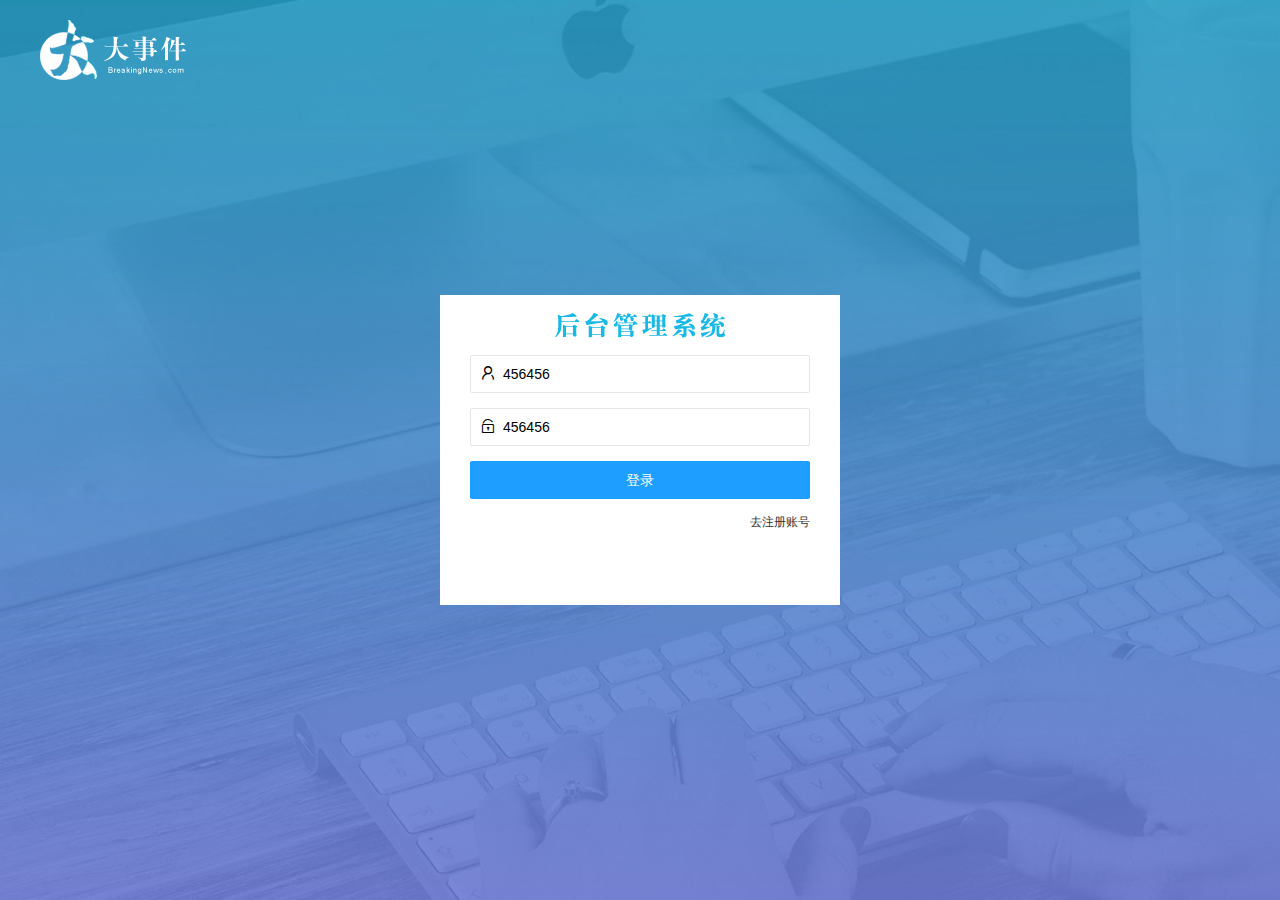
<file: login.html>
<!DOCTYPE html>
<html lang="en">

<head>
    <meta charset="UTF-8">
    <meta http-equiv="X-UA-Compatible" content="IE=edge">
    <meta name="viewport" content="width=device-width, initial-scale=1.0">
    <!-- 引入 layui 的样式文件 -->
    <link rel="stylesheet" href="/assets/lib/layui/css/layui.css">
    <!-- 引入登录样式文件 -->
    <link rel="stylesheet" href="/assets/css/login.css">
    <title>Document</title>
</head>

<body>
    <!-- 顶部 logo -->
    <div class="layui-main header">
        <img src="/assets/images/logo.png" alt="">
    </div>
    <!-- 注册和登录区域 -->
    <div class="logginAndRegBox">
        <!-- 登录注册标题 -->
        <div class="titleBox"></div>
        <!-- 登录区域-->
        <div class="login-box">
            <form class="layui-form" action="" id='form_login'>
                <!-- 用户名 -->
                <div class="layui-form-item">
                    <i class="layui-icon layui-icon-username"></i>
                    <input value="456456" type="text" name="username" required lay-verify="required"
                        placeholder="请输入用户名" autocomplete="off" class="layui-input">
                </div>
                <!-- 密码 -->
                <div class="layui-form-item">
                    <i class="layui-icon layui-icon-password"></i>
                    <input value="456456" type="text" name="password" required lay-verify="required|pwd"
                        placeholder="请输入密码" autocomplete="off" class="layui-input">
                </div>
                <!-- 按钮 -->
                <div class="layui-form-item">
                    <button class="layui-btn layui-btn-normal layui-btn-fluid" lay-submit
                        lay-filter="formDemo">登录</button>
                </div>
                <div class="layui-form-item links">
                    <a href="javascript:;" id='link_reg'>去注册账号</a>

                </div>
            </form>
        </div>
        <!-- 注册区域-->
        <div class="reg-box" style="display: none;">
            <form class="layui-form" action="" id='form_reg'>
                <!-- 用户名 -->
                <div class="layui-form-item">
                    <i class="layui-icon layui-icon-username"></i>
                    <input type="text" name="username" required lay-verify="required" placeholder="请输入用户名"
                        autocomplete="off" class="layui-input">
                </div>
                <!-- 密码 -->
                <div class="layui-form-item">
                    <i class="layui-icon layui-icon-password"></i>
                    <input type="text" name="password" required lay-verify="required|pwd" placeholder="请输入密码"
                        autocomplete="off" class="layui-input">
                </div>
                <!-- 确认密码 -->
                <div class="layui-form-item">
                    <i class="layui-icon layui-icon-password"></i>
                    <input type="text" name="repassword" required lay-verify="required|repwd|pwd" placeholder="请确认密码"
                        autocomplete="off" class="layui-input">
                </div>
                <!-- 按钮 -->
                <div class="layui-form-item">
                    <button class="layui-btn layui-btn-normal layui-btn-fluid" lay-submit
                        lay-filter="formDemo">注册</button>
                </div>
                <div class="layui-form-item links">
                    <a href="javascript:;" id='link_login'>去登录</a>

                </div>
            </form>
        </div>

    </div>

    <!-- 引入 layui.all.js -->
    <script src="/assets/lib/layui/layui.all.js"></script>
    <!-- 引入jQuery -->
    <script src="/assets/lib/jquery.js"></script>
    <!-- 引入baseApi.js -->
    <script src="/assets/js/baseAPI.js"></script>
    <!-- 引入login.js -->
    <script src="/assets/js/login.js"></script>
</body>

</html>
</file>
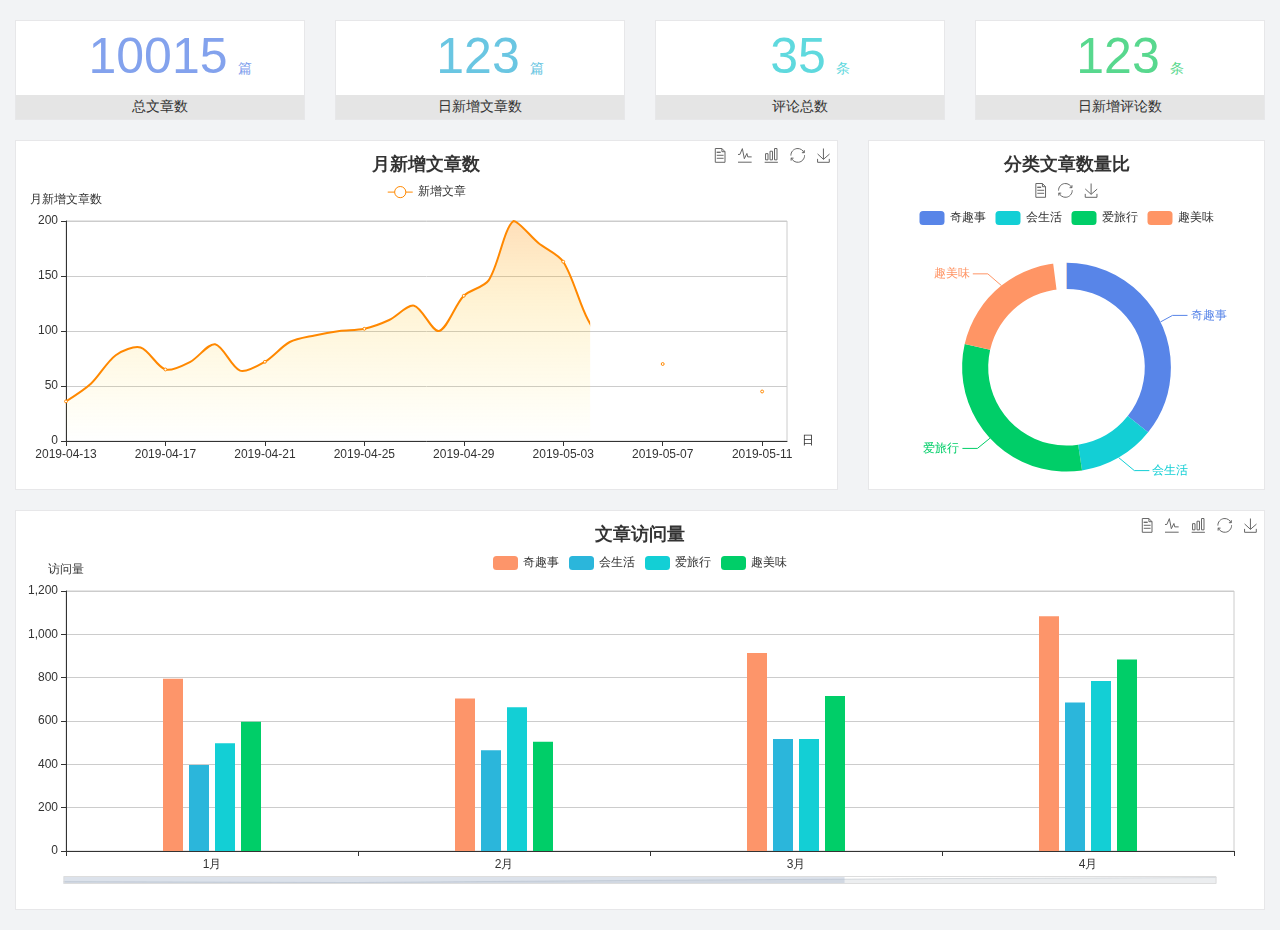
<file: home/dashboard.html>
<!DOCTYPE html>
<html lang="en">

<head>
  <meta charset="UTF-8">
  <meta name="viewport" content="width=device-width, initial-scale=1.0">
  <meta http-equiv="X-UA-Compatible" content="ie=edge">
  <title>图表统计</title>
  <link rel="stylesheet" href="../assets/lib/bootstrap.css" />
  <link rel="stylesheet" href="../assets/lib/main.css" />
  <script src="../assets/lib/jquery.js"></script>
  <script type="text/javascript" src="../assets/lib/echarts.min.js"></script>
</head>

<body>
  <div class="container-fluid">
    <div class="row spannel_list">
      <div class="col-sm-3 col-xs-6">
        <div class="spannel">
          <em>10015</em><span>篇</span>
          <b>总文章数</b>
        </div>
      </div>
      <div class="col-sm-3 col-xs-6">
        <div class="spannel scolor01">
          <em>123</em><span>篇</span>
          <b>日新增文章数</b>
        </div>
      </div>
      <div class="col-sm-3 col-xs-6">
        <div class="spannel scolor02">
          <em>35</em><span>条</span>
          <b>评论总数</b>
        </div>
      </div>
      <div class="col-sm-3 col-xs-6">
        <div class="spannel scolor03">
          <em>123</em><span>条</span>
          <b>日新增评论数</b>
        </div>
      </div>
    </div>
  </div>

  <div class="container-fluid">
    <div class="row curve-pie">
      <div class="col-lg-8 col-md-8">
        <div class="gragh_pannel" id="curve_show"></div>
      </div>
      <div class="col-lg-4 col-md-4">
        <div class="gragh_pannel" id="pie_show"></div>
      </div>
    </div>
  </div>

  <div class="container-fluid">
    <div class="column_pannel" id="column_show"></div>
  </div>

  <script>
    var oChart = echarts.init(document.getElementById('curve_show'));
    var aList_all = [
      { 'count': 36, 'date': '2019-04-13' },
      { 'count': 52, 'date': '2019-04-14' },
      { 'count': 78, 'date': '2019-04-15' },
      { 'count': 85, 'date': '2019-04-16' },
      { 'count': 65, 'date': '2019-04-17' },
      { 'count': 72, 'date': '2019-04-18' },
      { 'count': 88, 'date': '2019-04-19' },
      { 'count': 64, 'date': '2019-04-20' },
      { 'count': 72, 'date': '2019-04-21' },
      { 'count': 90, 'date': '2019-04-22' },
      { 'count': 96, 'date': '2019-04-23' },
      { 'count': 100, 'date': '2019-04-24' },
      { 'count': 102, 'date': '2019-04-25' },
      { 'count': 110, 'date': '2019-04-26' },
      { 'count': 123, 'date': '2019-04-27' },
      { 'count': 100, 'date': '2019-04-28' },
      { 'count': 132, 'date': '2019-04-29' },
      { 'count': 146, 'date': '2019-04-30' },
      { 'count': 200, 'date': '2019-05-01' },
      { 'count': 180, 'date': '2019-05-02' },
      { 'count': 163, 'date': '2019-05-03' },
      { 'count': 110, 'date': '2019-05-04' },
      { 'count': 80, 'date': '2019-05-05' },
      { 'count': 82, 'date': '2019-05-06' },
      { 'count': 70, 'date': '2019-05-07' },
      { 'count': 65, 'date': '2019-05-08' },
      { 'count': 54, 'date': '2019-05-09' },
      { 'count': 40, 'date': '2019-05-10' },
      { 'count': 45, 'date': '2019-05-11' },
      { 'count': 38, 'date': '2019-05-12' },
    ];

    let aCount = [];
    let aDate = [];

    for (var i = 0; i < aList_all.length; i++) {
      aCount.push(aList_all[i].count);
      aDate.push(aList_all[i].date);
    }

    var chartopt = {
      title: {
        text: '月新增文章数',
        left: 'center',
        top: '10'
      },
      tooltip: {
        trigger: 'axis'
      },
      legend: {
        data: ['新增文章'],
        top: '40'
      },
      toolbox: {
        show: true,
        feature: {
          mark: { show: true },
          dataView: { show: true, readOnly: false },
          magicType: { show: true, type: ['line', 'bar'] },
          restore: { show: true },
          saveAsImage: { show: true }
        }
      },
      calculable: true,
      xAxis: [
        {
          name: '日',
          type: 'category',
          boundaryGap: false,
          data: aDate
        }
      ],
      yAxis: [
        {
          name: '月新增文章数',
          type: 'value'
        }
      ],
      series: [
        {
          name: '新增文章',
          type: 'line',
          smooth: true,
          itemStyle: { normal: { areaStyle: { type: 'default' }, color: '#f80' }, lineStyle: { color: '#f80' } },
          data: aCount
        }],
      areaStyle: {
        normal: {
          color: new echarts.graphic.LinearGradient(0, 0, 0, 1, [{
            offset: 0,
            color: 'rgba(255,136,0,0.39)'
          }, {
            offset: .34,
            color: 'rgba(255,180,0,0.25)'
          }, {
            offset: 1,
            color: 'rgba(255,222,0,0.00)'
          }])

        }
      },
      grid: {
        show: true,
        x: 50,
        x2: 50,
        y: 80,
        height: 220
      }
    };

    oChart.setOption(chartopt);


    var oPie = echarts.init(document.getElementById('pie_show'));
    var oPieopt =
    {
      title: {
        top: 10,
        text: '分类文章数量比',
        x: 'center'
      },
      tooltip: {
        trigger: 'item',
        formatter: "{a} <br/>{b} : {c} ({d}%)"
      },
      color: ['#5885e8', '#13cfd5', '#00ce68', '#ff9565'],
      legend: {
        x: 'center',
        top: 65,
        data: ['奇趣事', '会生活', '爱旅行', '趣美味']
      },
      toolbox: {
        show: true,
        x: 'center',
        top: 35,
        feature: {
          mark: { show: true },
          dataView: { show: true, readOnly: false },
          magicType: {
            show: true,
            type: ['pie', 'funnel'],
            option: {
              funnel: {
                x: '25%',
                width: '50%',
                funnelAlign: 'left',
                max: 1548
              }
            }
          },
          restore: { show: true },
          saveAsImage: { show: true }
        }
      },
      calculable: true,
      series: [
        {
          name: '访问来源',
          type: 'pie',
          radius: ['45%', '60%'],
          center: ['50%', '65%'],
          data: [
            { value: 300, name: '奇趣事' },
            { value: 100, name: '会生活' },
            { value: 260, name: '爱旅行' },
            { value: 180, name: '趣美味' }
          ]
        }
      ]
    };
    oPie.setOption(oPieopt);



    var oColumn = this.echarts.init(document.getElementById('column_show'));
    var oColumnopt =
    {
      title: {
        text: '文章访问量',
        left: 'center',
        top: '10'
      },
      tooltip: {
        trigger: 'axis'
      },
      legend: {
        data: ['奇趣事', '会生活', '爱旅行', '趣美味'],
        top: '40'
      },
      toolbox: {
        show: true,
        feature: {
          mark: { show: true },
          dataView: { show: true, readOnly: false },
          magicType: { show: true, type: ['line', 'bar'] },
          restore: { show: true },
          saveAsImage: { show: true }
        }
      },
      calculable: true,
      xAxis: [
        {
          type: 'category',
          data: ['1月', '2月', '3月', '4月', '5月']
        }
      ],
      yAxis: [
        {
          name: '访问量',
          type: 'value'
        }
      ],
      series: [
        {
          name: '奇趣事',
          type: 'bar',
          barWidth: 20,
          itemStyle: {
            normal: { areaStyle: { type: 'default' }, color: '#fd956a' }
          },
          data: [800, 708, 920, 1090, 1200]
        },
        {
          name: '会生活',
          type: 'bar',
          barWidth: 20,
          itemStyle: {
            normal: { areaStyle: { type: 'default' }, color: '#2bb6db' }
          },
          data: [400, 468, 520, 690, 800]
        },
        {
          name: '爱旅行',
          type: 'bar',
          barWidth: 20,
          itemStyle: {
            normal: { areaStyle: { type: 'default' }, color: '#13cfd5' }
          },
          data: [500, 668, 520, 790, 900]
        },
        {
          name: '趣美味',
          type: 'bar',
          barWidth: 20,
          itemStyle: {
            normal: { areaStyle: { type: 'default' }, color: '#00ce68' }
          },
          data: [600, 508, 720, 890, 1000]
        }
      ],
      grid: {
        show: true,
        x: 50,
        x2: 30,
        y: 80,
        height: 260
      },
      dataZoom: [//给x轴设置滚动条
        {
          start: 0,//默认为0
          end: 100 - 1000 / 31,//默认为100
          type: 'slider',
          show: true,
          xAxisIndex: [0],
          handleSize: 0,//滑动条的 左右2个滑动条的大小
          height: 8,//组件高度
          left: 45, //左边的距离
          right: 50,//右边的距离
          bottom: 26,//右边的距离
          handleColor: '#ddd',//h滑动图标的颜色
          handleStyle: {
            borderColor: "#cacaca",
            borderWidth: "1",
            shadowBlur: 2,
            background: "#ddd",
            shadowColor: "#ddd",
          }
        }]
    };
    oColumn.setOption(oColumnopt);
  </script>
</body>

</html>
</file>
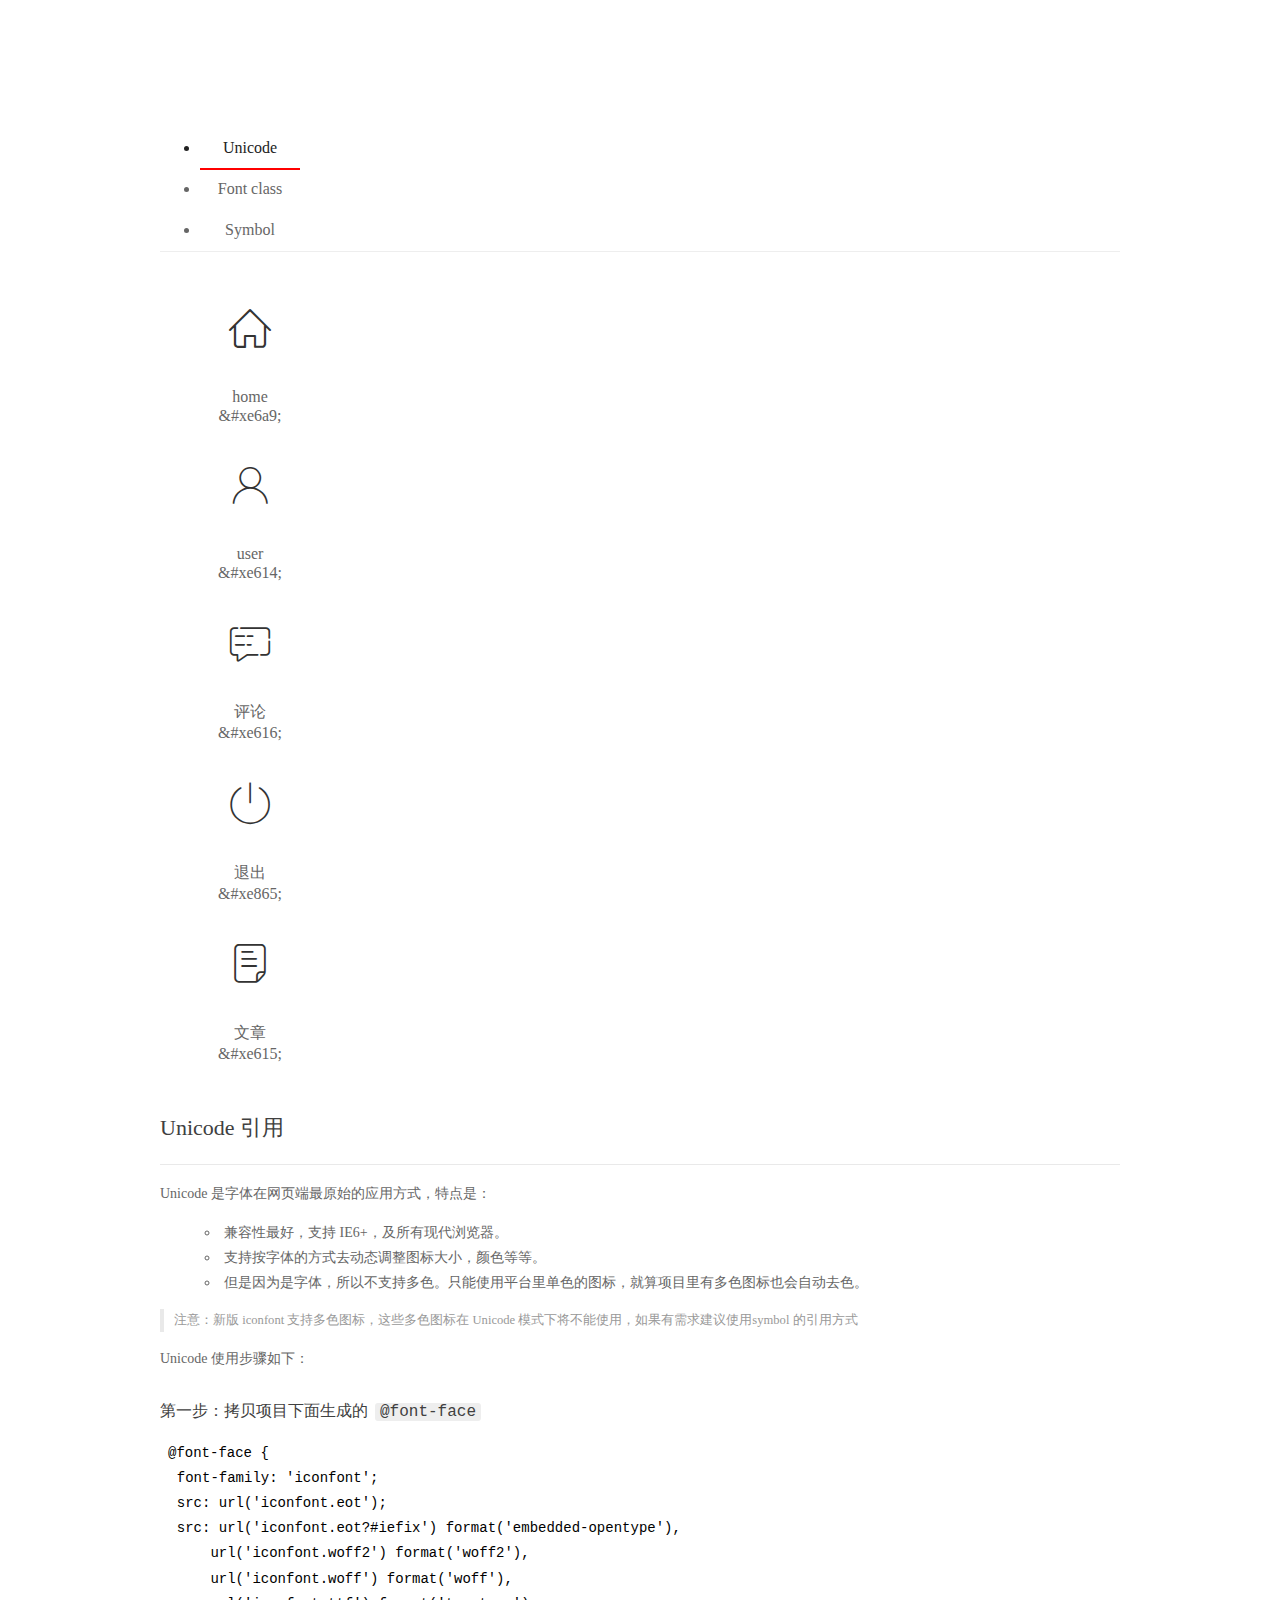
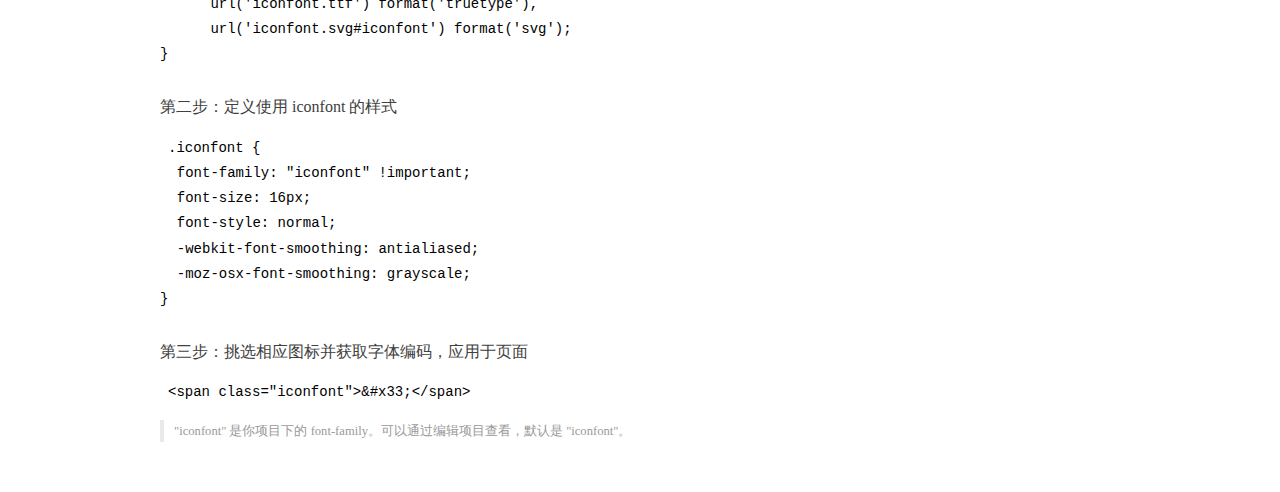
<file: assets/fonts/demo_index.html>
<!DOCTYPE html>
<html>
<head>
  <meta charset="utf-8"/>
  <title>IconFont Demo</title>
  <link rel="shortcut icon" href="https://gtms04.alicdn.com/tps/i4/TB1_oz6GVXXXXaFXpXXJDFnIXXX-64-64.ico" type="image/x-icon"/>
  <link rel="stylesheet" href="https://g.alicdn.com/thx/cube/1.3.2/cube.min.css">
  <link rel="stylesheet" href="demo.css">
  <link rel="stylesheet" href="iconfont.css">
  <script src="iconfont.js"></script>
  <!-- jQuery -->
  <script src="https://a1.alicdn.com/oss/uploads/2018/12/26/7bfddb60-08e8-11e9-9b04-53e73bb6408b.js"></script>
  <!-- 代码高亮 -->
  <script src="https://a1.alicdn.com/oss/uploads/2018/12/26/a3f714d0-08e6-11e9-8a15-ebf944d7534c.js"></script>
</head>
<body>
  <div class="main">
    <h1 class="logo"><a href="https://www.iconfont.cn/" title="iconfont 首页" target="_blank">&#xe86b;</a></h1>
    <div class="nav-tabs">
      <ul id="tabs" class="dib-box">
        <li class="dib active"><span>Unicode</span></li>
        <li class="dib"><span>Font class</span></li>
        <li class="dib"><span>Symbol</span></li>
      </ul>
      
    </div>
    <div class="tab-container">
      <div class="content unicode" style="display: block;">
          <ul class="icon_lists dib-box">
          
            <li class="dib">
              <span class="icon iconfont">&#xe6a9;</span>
                <div class="name">home</div>
                <div class="code-name">&amp;#xe6a9;</div>
              </li>
          
            <li class="dib">
              <span class="icon iconfont">&#xe614;</span>
                <div class="name">user</div>
                <div class="code-name">&amp;#xe614;</div>
              </li>
          
            <li class="dib">
              <span class="icon iconfont">&#xe616;</span>
                <div class="name">评论</div>
                <div class="code-name">&amp;#xe616;</div>
              </li>
          
            <li class="dib">
              <span class="icon iconfont">&#xe865;</span>
                <div class="name">退出</div>
                <div class="code-name">&amp;#xe865;</div>
              </li>
          
            <li class="dib">
              <span class="icon iconfont">&#xe615;</span>
                <div class="name">文章</div>
                <div class="code-name">&amp;#xe615;</div>
              </li>
          
          </ul>
          <div class="article markdown">
          <h2 id="unicode-">Unicode 引用</h2>
          <hr>

          <p>Unicode 是字体在网页端最原始的应用方式，特点是：</p>
          <ul>
            <li>兼容性最好，支持 IE6+，及所有现代浏览器。</li>
            <li>支持按字体的方式去动态调整图标大小，颜色等等。</li>
            <li>但是因为是字体，所以不支持多色。只能使用平台里单色的图标，就算项目里有多色图标也会自动去色。</li>
          </ul>
          <blockquote>
            <p>注意：新版 iconfont 支持多色图标，这些多色图标在 Unicode 模式下将不能使用，如果有需求建议使用symbol 的引用方式</p>
          </blockquote>
          <p>Unicode 使用步骤如下：</p>
          <h3 id="-font-face">第一步：拷贝项目下面生成的 <code>@font-face</code></h3>
<pre><code class="language-css"
>@font-face {
  font-family: 'iconfont';
  src: url('iconfont.eot');
  src: url('iconfont.eot?#iefix') format('embedded-opentype'),
      url('iconfont.woff2') format('woff2'),
      url('iconfont.woff') format('woff'),
      url('iconfont.ttf') format('truetype'),
      url('iconfont.svg#iconfont') format('svg');
}
</code></pre>
          <h3 id="-iconfont-">第二步：定义使用 iconfont 的样式</h3>
<pre><code class="language-css"
>.iconfont {
  font-family: "iconfont" !important;
  font-size: 16px;
  font-style: normal;
  -webkit-font-smoothing: antialiased;
  -moz-osx-font-smoothing: grayscale;
}
</code></pre>
          <h3 id="-">第三步：挑选相应图标并获取字体编码，应用于页面</h3>
<pre>
<code class="language-html"
>&lt;span class="iconfont"&gt;&amp;#x33;&lt;/span&gt;
</code></pre>
          <blockquote>
            <p>"iconfont" 是你项目下的 font-family。可以通过编辑项目查看，默认是 "iconfont"。</p>
          </blockquote>
          </div>
      </div>
      <div class="content font-class">
        <ul class="icon_lists dib-box">
          
          <li class="dib">
            <span class="icon iconfont icon-home"></span>
            <div class="name">
              home
            </div>
            <div class="code-name">.icon-home
            </div>
          </li>
          
          <li class="dib">
            <span class="icon iconfont icon-user"></span>
            <div class="name">
              user
            </div>
            <div class="code-name">.icon-user
            </div>
          </li>
          
          <li class="dib">
            <span class="icon iconfont icon-pinglun"></span>
            <div class="name">
              评论
            </div>
            <div class="code-name">.icon-pinglun
            </div>
          </li>
          
          <li class="dib">
            <span class="icon iconfont icon-tuichu"></span>
            <div class="name">
              退出
            </div>
            <div class="code-name">.icon-tuichu
            </div>
          </li>
          
          <li class="dib">
            <span class="icon iconfont icon-16"></span>
            <div class="name">
              文章
            </div>
            <div class="code-name">.icon-16
            </div>
          </li>
          
        </ul>
        <div class="article markdown">
        <h2 id="font-class-">font-class 引用</h2>
        <hr>

        <p>font-class 是 Unicode 使用方式的一种变种，主要是解决 Unicode 书写不直观，语意不明确的问题。</p>
        <p>与 Unicode 使用方式相比，具有如下特点：</p>
        <ul>
          <li>兼容性良好，支持 IE8+，及所有现代浏览器。</li>
          <li>相比于 Unicode 语意明确，书写更直观。可以很容易分辨这个 icon 是什么。</li>
          <li>因为使用 class 来定义图标，所以当要替换图标时，只需要修改 class 里面的 Unicode 引用。</li>
          <li>不过因为本质上还是使用的字体，所以多色图标还是不支持的。</li>
        </ul>
        <p>使用步骤如下：</p>
        <h3 id="-fontclass-">第一步：引入项目下面生成的 fontclass 代码：</h3>
<pre><code class="language-html">&lt;link rel="stylesheet" href="./iconfont.css"&gt;
</code></pre>
        <h3 id="-">第二步：挑选相应图标并获取类名，应用于页面：</h3>
<pre><code class="language-html">&lt;span class="iconfont icon-xxx"&gt;&lt;/span&gt;
</code></pre>
        <blockquote>
          <p>"
            iconfont" 是你项目下的 font-family。可以通过编辑项目查看，默认是 "iconfont"。</p>
        </blockquote>
      </div>
      </div>
      <div class="content symbol">
          <ul class="icon_lists dib-box">
          
            <li class="dib">
                <svg class="icon svg-icon" aria-hidden="true">
                  <use xlink:href="#icon-home"></use>
                </svg>
                <div class="name">home</div>
                <div class="code-name">#icon-home</div>
            </li>
          
            <li class="dib">
                <svg class="icon svg-icon" aria-hidden="true">
                  <use xlink:href="#icon-user"></use>
                </svg>
                <div class="name">user</div>
                <div class="code-name">#icon-user</div>
            </li>
          
            <li class="dib">
                <svg class="icon svg-icon" aria-hidden="true">
                  <use xlink:href="#icon-pinglun"></use>
                </svg>
                <div class="name">评论</div>
                <div class="code-name">#icon-pinglun</div>
            </li>
          
            <li class="dib">
                <svg class="icon svg-icon" aria-hidden="true">
                  <use xlink:href="#icon-tuichu"></use>
                </svg>
                <div class="name">退出</div>
                <div class="code-name">#icon-tuichu</div>
            </li>
          
            <li class="dib">
                <svg class="icon svg-icon" aria-hidden="true">
                  <use xlink:href="#icon-16"></use>
                </svg>
                <div class="name">文章</div>
                <div class="code-name">#icon-16</div>
            </li>
          
          </ul>
          <div class="article markdown">
          <h2 id="symbol-">Symbol 引用</h2>
          <hr>

          <p>这是一种全新的使用方式，应该说这才是未来的主流，也是平台目前推荐的用法。相关介绍可以参考这篇<a href="">文章</a>
            这种用法其实是做了一个 SVG 的集合，与另外两种相比具有如下特点：</p>
          <ul>
            <li>支持多色图标了，不再受单色限制。</li>
            <li>通过一些技巧，支持像字体那样，通过 <code>font-size</code>, <code>color</code> 来调整样式。</li>
            <li>兼容性较差，支持 IE9+，及现代浏览器。</li>
            <li>浏览器渲染 SVG 的性能一般，还不如 png。</li>
          </ul>
          <p>使用步骤如下：</p>
          <h3 id="-symbol-">第一步：引入项目下面生成的 symbol 代码：</h3>
<pre><code class="language-html">&lt;script src="./iconfont.js"&gt;&lt;/script&gt;
</code></pre>
          <h3 id="-css-">第二步：加入通用 CSS 代码（引入一次就行）：</h3>
<pre><code class="language-html">&lt;style&gt;
.icon {
  width: 1em;
  height: 1em;
  vertical-align: -0.15em;
  fill: currentColor;
  overflow: hidden;
}
&lt;/style&gt;
</code></pre>
          <h3 id="-">第三步：挑选相应图标并获取类名，应用于页面：</h3>
<pre><code class="language-html">&lt;svg class="icon" aria-hidden="true"&gt;
  &lt;use xlink:href="#icon-xxx"&gt;&lt;/use&gt;
&lt;/svg&gt;
</code></pre>
          </div>
      </div>

    </div>
  </div>
  <script>
  $(document).ready(function () {
      $('.tab-container .content:first').show()

      $('#tabs li').click(function (e) {
        var tabContent = $('.tab-container .content')
        var index = $(this).index()

        if ($(this).hasClass('active')) {
          return
        } else {
          $('#tabs li').removeClass('active')
          $(this).addClass('active')

          tabContent.hide().eq(index).fadeIn()
        }
      })
    })
  </script>
</body>
</html>
</file>
<file: assets/lib/layui/css/layui.css>
/** layui-v2.5.5 MIT License By https://www.layui.com */
 .layui-inline,img{display:inline-block;vertical-align:middle}h1,h2,h3,h4,h5,h6{font-weight:400}.layui-edge,.layui-header,.layui-inline,.layui-main{position:relative}.layui-body,.layui-edge,.layui-elip{overflow:hidden}.layui-btn,.layui-edge,.layui-inline,img{vertical-align:middle}.layui-btn,.layui-disabled,.layui-icon,.layui-unselect{-moz-user-select:none;-webkit-user-select:none;-ms-user-select:none}.layui-elip,.layui-form-checkbox span,.layui-form-pane .layui-form-label{text-overflow:ellipsis;white-space:nowrap}.layui-breadcrumb,.layui-tree-btnGroup{visibility:hidden}blockquote,body,button,dd,div,dl,dt,form,h1,h2,h3,h4,h5,h6,input,li,ol,p,pre,td,textarea,th,ul{margin:0;padding:0;-webkit-tap-highlight-color:rgba(0,0,0,0)}a:active,a:hover{outline:0}img{border:none}li{list-style:none}table{border-collapse:collapse;border-spacing:0}h4,h5,h6{font-size:100%}button,input,optgroup,option,select,textarea{font-family:inherit;font-size:inherit;font-style:inherit;font-weight:inherit;outline:0}pre{white-space:pre-wrap;white-space:-moz-pre-wrap;white-space:-pre-wrap;white-space:-o-pre-wrap;word-wrap:break-word}body{line-height:24px;font:14px Helvetica Neue,Helvetica,PingFang SC,Tahoma,Arial,sans-serif}hr{height:1px;margin:10px 0;border:0;clear:both}a{color:#333;text-decoration:none}a:hover{color:#777}a cite{font-style:normal;*cursor:pointer}.layui-border-box,.layui-border-box *{box-sizing:border-box}.layui-box,.layui-box *{box-sizing:content-box}.layui-clear{clear:both;*zoom:1}.layui-clear:after{content:'\20';clear:both;*zoom:1;display:block;height:0}.layui-inline{*display:inline;*zoom:1}.layui-edge{display:inline-block;width:0;height:0;border-width:6px;border-style:dashed;border-color:transparent}.layui-edge-top{top:-4px;border-bottom-color:#999;border-bottom-style:solid}.layui-edge-right{border-left-color:#999;border-left-style:solid}.layui-edge-bottom{top:2px;border-top-color:#999;border-top-style:solid}.layui-edge-left{border-right-color:#999;border-right-style:solid}.layui-disabled,.layui-disabled:hover{color:#d2d2d2!important;cursor:not-allowed!important}.layui-circle{border-radius:100%}.layui-show{display:block!important}.layui-hide{display:none!important}@font-face{font-family:layui-icon;src:url(../font/iconfont.eot?v=250);src:url(../font/iconfont.eot?v=250#iefix) format('embedded-opentype'),url(../font/iconfont.woff2?v=250) format('woff2'),url(../font/iconfont.woff?v=250) format('woff'),url(../font/iconfont.ttf?v=250) format('truetype'),url(../font/iconfont.svg?v=250#layui-icon) format('svg')}.layui-icon{font-family:layui-icon!important;font-size:16px;font-style:normal;-webkit-font-smoothing:antialiased;-moz-osx-font-smoothing:grayscale}.layui-icon-reply-fill:before{content:"\e611"}.layui-icon-set-fill:before{content:"\e614"}.layui-icon-menu-fill:before{content:"\e60f"}.layui-icon-search:before{content:"\e615"}.layui-icon-share:before{content:"\e641"}.layui-icon-set-sm:before{content:"\e620"}.layui-icon-engine:before{content:"\e628"}.layui-icon-close:before{content:"\1006"}.layui-icon-close-fill:before{content:"\1007"}.layui-icon-chart-screen:before{content:"\e629"}.layui-icon-star:before{content:"\e600"}.layui-icon-circle-dot:before{content:"\e617"}.layui-icon-chat:before{content:"\e606"}.layui-icon-release:before{content:"\e609"}.layui-icon-list:before{content:"\e60a"}.layui-icon-chart:before{content:"\e62c"}.layui-icon-ok-circle:before{content:"\1005"}.layui-icon-layim-theme:before{content:"\e61b"}.layui-icon-table:before{content:"\e62d"}.layui-icon-right:before{content:"\e602"}.layui-icon-left:before{content:"\e603"}.layui-icon-cart-simple:before{content:"\e698"}.layui-icon-face-cry:before{content:"\e69c"}.layui-icon-face-smile:before{content:"\e6af"}.layui-icon-survey:before{content:"\e6b2"}.layui-icon-tree:before{content:"\e62e"}.layui-icon-upload-circle:before{content:"\e62f"}.layui-icon-add-circle:before{content:"\e61f"}.layui-icon-download-circle:before{content:"\e601"}.layui-icon-templeate-1:before{content:"\e630"}.layui-icon-util:before{content:"\e631"}.layui-icon-face-surprised:before{content:"\e664"}.layui-icon-edit:before{content:"\e642"}.layui-icon-speaker:before{content:"\e645"}.layui-icon-down:before{content:"\e61a"}.layui-icon-file:before{content:"\e621"}.layui-icon-layouts:before{content:"\e632"}.layui-icon-rate-half:before{content:"\e6c9"}.layui-icon-add-circle-fine:before{content:"\e608"}.layui-icon-prev-circle:before{content:"\e633"}.layui-icon-read:before{content:"\e705"}.layui-icon-404:before{content:"\e61c"}.layui-icon-carousel:before{content:"\e634"}.layui-icon-help:before{content:"\e607"}.layui-icon-code-circle:before{content:"\e635"}.layui-icon-water:before{content:"\e636"}.layui-icon-username:before{content:"\e66f"}.layui-icon-find-fill:before{content:"\e670"}.layui-icon-about:before{content:"\e60b"}.layui-icon-location:before{content:"\e715"}.layui-icon-up:before{content:"\e619"}.layui-icon-pause:before{content:"\e651"}.layui-icon-date:before{content:"\e637"}.layui-icon-layim-uploadfile:before{content:"\e61d"}.layui-icon-delete:before{content:"\e640"}.layui-icon-play:before{content:"\e652"}.layui-icon-top:before{content:"\e604"}.layui-icon-friends:before{content:"\e612"}.layui-icon-refresh-3:before{content:"\e9aa"}.layui-icon-ok:before{content:"\e605"}.layui-icon-layer:before{content:"\e638"}.layui-icon-face-smile-fine:before{content:"\e60c"}.layui-icon-dollar:before{content:"\e659"}.layui-icon-group:before{content:"\e613"}.layui-icon-layim-download:before{content:"\e61e"}.layui-icon-picture-fine:before{content:"\e60d"}.layui-icon-link:before{content:"\e64c"}.layui-icon-diamond:before{content:"\e735"}.layui-icon-log:before{content:"\e60e"}.layui-icon-rate-solid:before{content:"\e67a"}.layui-icon-fonts-del:before{content:"\e64f"}.layui-icon-unlink:before{content:"\e64d"}.layui-icon-fonts-clear:before{content:"\e639"}.layui-icon-triangle-r:before{content:"\e623"}.layui-icon-circle:before{content:"\e63f"}.layui-icon-radio:before{content:"\e643"}.layui-icon-align-center:before{content:"\e647"}.layui-icon-align-right:before{content:"\e648"}.layui-icon-align-left:before{content:"\e649"}.layui-icon-loading-1:before{content:"\e63e"}.layui-icon-return:before{content:"\e65c"}.layui-icon-fonts-strong:before{content:"\e62b"}.layui-icon-upload:before{content:"\e67c"}.layui-icon-dialogue:before{content:"\e63a"}.layui-icon-video:before{content:"\e6ed"}.layui-icon-headset:before{content:"\e6fc"}.layui-icon-cellphone-fine:before{content:"\e63b"}.layui-icon-add-1:before{content:"\e654"}.layui-icon-face-smile-b:before{content:"\e650"}.layui-icon-fonts-html:before{content:"\e64b"}.layui-icon-form:before{content:"\e63c"}.layui-icon-cart:before{content:"\e657"}.layui-icon-camera-fill:before{content:"\e65d"}.layui-icon-tabs:before{content:"\e62a"}.layui-icon-fonts-code:before{content:"\e64e"}.layui-icon-fire:before{content:"\e756"}.layui-icon-set:before{content:"\e716"}.layui-icon-fonts-u:before{content:"\e646"}.layui-icon-triangle-d:before{content:"\e625"}.layui-icon-tips:before{content:"\e702"}.layui-icon-picture:before{content:"\e64a"}.layui-icon-more-vertical:before{content:"\e671"}.layui-icon-flag:before{content:"\e66c"}.layui-icon-loading:before{content:"\e63d"}.layui-icon-fonts-i:before{content:"\e644"}.layui-icon-refresh-1:before{content:"\e666"}.layui-icon-rmb:before{content:"\e65e"}.layui-icon-home:before{content:"\e68e"}.layui-icon-user:before{content:"\e770"}.layui-icon-notice:before{content:"\e667"}.layui-icon-login-weibo:before{content:"\e675"}.layui-icon-voice:before{content:"\e688"}.layui-icon-upload-drag:before{content:"\e681"}.layui-icon-login-qq:before{content:"\e676"}.layui-icon-snowflake:before{content:"\e6b1"}.layui-icon-file-b:before{content:"\e655"}.layui-icon-template:before{content:"\e663"}.layui-icon-auz:before{content:"\e672"}.layui-icon-console:before{content:"\e665"}.layui-icon-app:before{content:"\e653"}.layui-icon-prev:before{content:"\e65a"}.layui-icon-website:before{content:"\e7ae"}.layui-icon-next:before{content:"\e65b"}.layui-icon-component:before{content:"\e857"}.layui-icon-more:before{content:"\e65f"}.layui-icon-login-wechat:before{content:"\e677"}.layui-icon-shrink-right:before{content:"\e668"}.layui-icon-spread-left:before{content:"\e66b"}.layui-icon-camera:before{content:"\e660"}.layui-icon-note:before{content:"\e66e"}.layui-icon-refresh:before{content:"\e669"}.layui-icon-female:before{content:"\e661"}.layui-icon-male:before{content:"\e662"}.layui-icon-password:before{content:"\e673"}.layui-icon-senior:before{content:"\e674"}.layui-icon-theme:before{content:"\e66a"}.layui-icon-tread:before{content:"\e6c5"}.layui-icon-praise:before{content:"\e6c6"}.layui-icon-star-fill:before{content:"\e658"}.layui-icon-rate:before{content:"\e67b"}.layui-icon-template-1:before{content:"\e656"}.layui-icon-vercode:before{content:"\e679"}.layui-icon-cellphone:before{content:"\e678"}.layui-icon-screen-full:before{content:"\e622"}.layui-icon-screen-restore:before{content:"\e758"}.layui-icon-cols:before{content:"\e610"}.layui-icon-export:before{content:"\e67d"}.layui-icon-print:before{content:"\e66d"}.layui-icon-slider:before{content:"\e714"}.layui-icon-addition:before{content:"\e624"}.layui-icon-subtraction:before{content:"\e67e"}.layui-icon-service:before{content:"\e626"}.layui-icon-transfer:before{content:"\e691"}.layui-main{width:1140px;margin:0 auto}.layui-header{z-index:1000;height:60px}.layui-header a:hover{transition:all .5s;-webkit-transition:all .5s}.layui-side{position:fixed;left:0;top:0;bottom:0;z-index:999;width:200px;overflow-x:hidden}.layui-side-scroll{position:relative;width:220px;height:100%;overflow-x:hidden}.layui-body{position:absolute;left:200px;right:0;top:0;bottom:0;z-index:998;width:auto;overflow-y:auto;box-sizing:border-box}.layui-layout-body{overflow:hidden}.layui-layout-admin .layui-header{background-color:#23262E}.layui-layout-admin .layui-side{top:60px;width:200px;overflow-x:hidden}.layui-layout-admin .layui-body{position:fixed;top:60px;bottom:44px}.layui-layout-admin .layui-main{width:auto;margin:0 15px}.layui-layout-admin .layui-footer{position:fixed;left:200px;right:0;bottom:0;height:44px;line-height:44px;padding:0 15px;background-color:#eee}.layui-layout-admin .layui-logo{position:absolute;left:0;top:0;width:200px;height:100%;line-height:60px;text-align:center;color:#009688;font-size:16px}.layui-layout-admin .layui-header .layui-nav{background:0 0}.layui-layout-left{position:absolute!important;left:200px;top:0}.layui-layout-right{position:absolute!important;right:0;top:0}.layui-container{position:relative;margin:0 auto;padding:0 15px;box-sizing:border-box}.layui-fluid{position:relative;margin:0 auto;padding:0 15px}.layui-row:after,.layui-row:before{content:'';display:block;clear:both}.layui-col-lg1,.layui-col-lg10,.layui-col-lg11,.layui-col-lg12,.layui-col-lg2,.layui-col-lg3,.layui-col-lg4,.layui-col-lg5,.layui-col-lg6,.layui-col-lg7,.layui-col-lg8,.layui-col-lg9,.layui-col-md1,.layui-col-md10,.layui-col-md11,.layui-col-md12,.layui-col-md2,.layui-col-md3,.layui-col-md4,.layui-col-md5,.layui-col-md6,.layui-col-md7,.layui-col-md8,.layui-col-md9,.layui-col-sm1,.layui-col-sm10,.layui-col-sm11,.layui-col-sm12,.layui-col-sm2,.layui-col-sm3,.layui-col-sm4,.layui-col-sm5,.layui-col-sm6,.layui-col-sm7,.layui-col-sm8,.layui-col-sm9,.layui-col-xs1,.layui-col-xs10,.layui-col-xs11,.layui-col-xs12,.layui-col-xs2,.layui-col-xs3,.layui-col-xs4,.layui-col-xs5,.layui-col-xs6,.layui-col-xs7,.layui-col-xs8,.layui-col-xs9{position:relative;display:block;box-sizing:border-box}.layui-col-xs1,.layui-col-xs10,.layui-col-xs11,.layui-col-xs12,.layui-col-xs2,.layui-col-xs3,.layui-col-xs4,.layui-col-xs5,.layui-col-xs6,.layui-col-xs7,.layui-col-xs8,.layui-col-xs9{float:left}.layui-col-xs1{width:8.33333333%}.layui-col-xs2{width:16.66666667%}.layui-col-xs3{width:25%}.layui-col-xs4{width:33.33333333%}.layui-col-xs5{width:41.66666667%}.layui-col-xs6{width:50%}.layui-col-xs7{width:58.33333333%}.layui-col-xs8{width:66.66666667%}.layui-col-xs9{width:75%}.layui-col-xs10{width:83.33333333%}.layui-col-xs11{width:91.66666667%}.layui-col-xs12{width:100%}.layui-col-xs-offset1{margin-left:8.33333333%}.layui-col-xs-offset2{margin-left:16.66666667%}.layui-col-xs-offset3{margin-left:25%}.layui-col-xs-offset4{margin-left:33.33333333%}.layui-col-xs-offset5{margin-left:41.66666667%}.layui-col-xs-offset6{margin-left:50%}.layui-col-xs-offset7{margin-left:58.33333333%}.layui-col-xs-offset8{margin-left:66.66666667%}.layui-col-xs-offset9{margin-left:75%}.layui-col-xs-offset10{margin-left:83.33333333%}.layui-col-xs-offset11{margin-left:91.66666667%}.layui-col-xs-offset12{margin-left:100%}@media screen and (max-width:768px){.layui-hide-xs{display:none!important}.layui-show-xs-block{display:block!important}.layui-show-xs-inline{display:inline!important}.layui-show-xs-inline-block{display:inline-block!important}}@media screen and (min-width:768px){.layui-container{width:750px}.layui-hide-sm{display:none!important}.layui-show-sm-block{display:block!important}.layui-show-sm-inline{display:inline!important}.layui-show-sm-inline-block{display:inline-block!important}.layui-col-sm1,.layui-col-sm10,.layui-col-sm11,.layui-col-sm12,.layui-col-sm2,.layui-col-sm3,.layui-col-sm4,.layui-col-sm5,.layui-col-sm6,.layui-col-sm7,.layui-col-sm8,.layui-col-sm9{float:left}.layui-col-sm1{width:8.33333333%}.layui-col-sm2{width:16.66666667%}.layui-col-sm3{width:25%}.layui-col-sm4{width:33.33333333%}.layui-col-sm5{width:41.66666667%}.layui-col-sm6{width:50%}.layui-col-sm7{width:58.33333333%}.layui-col-sm8{width:66.66666667%}.layui-col-sm9{width:75%}.layui-col-sm10{width:83.33333333%}.layui-col-sm11{width:91.66666667%}.layui-col-sm12{width:100%}.layui-col-sm-offset1{margin-left:8.33333333%}.layui-col-sm-offset2{margin-left:16.66666667%}.layui-col-sm-offset3{margin-left:25%}.layui-col-sm-offset4{margin-left:33.33333333%}.layui-col-sm-offset5{margin-left:41.66666667%}.layui-col-sm-offset6{margin-left:50%}.layui-col-sm-offset7{margin-left:58.33333333%}.layui-col-sm-offset8{margin-left:66.66666667%}.layui-col-sm-offset9{margin-left:75%}.layui-col-sm-offset10{margin-left:83.33333333%}.layui-col-sm-offset11{margin-left:91.66666667%}.layui-col-sm-offset12{margin-left:100%}}@media screen and (min-width:992px){.layui-container{width:970px}.layui-hide-md{display:none!important}.layui-show-md-block{display:block!important}.layui-show-md-inline{display:inline!important}.layui-show-md-inline-block{display:inline-block!important}.layui-col-md1,.layui-col-md10,.layui-col-md11,.layui-col-md12,.layui-col-md2,.layui-col-md3,.layui-col-md4,.layui-col-md5,.layui-col-md6,.layui-col-md7,.layui-col-md8,.layui-col-md9{float:left}.layui-col-md1{width:8.33333333%}.layui-col-md2{width:16.66666667%}.layui-col-md3{width:25%}.layui-col-md4{width:33.33333333%}.layui-col-md5{width:41.66666667%}.layui-col-md6{width:50%}.layui-col-md7{width:58.33333333%}.layui-col-md8{width:66.66666667%}.layui-col-md9{width:75%}.layui-col-md10{width:83.33333333%}.layui-col-md11{width:91.66666667%}.layui-col-md12{width:100%}.layui-col-md-offset1{margin-left:8.33333333%}.layui-col-md-offset2{margin-left:16.66666667%}.layui-col-md-offset3{margin-left:25%}.layui-col-md-offset4{margin-left:33.33333333%}.layui-col-md-offset5{margin-left:41.66666667%}.layui-col-md-offset6{margin-left:50%}.layui-col-md-offset7{margin-left:58.33333333%}.layui-col-md-offset8{margin-left:66.66666667%}.layui-col-md-offset9{margin-left:75%}.layui-col-md-offset10{margin-left:83.33333333%}.layui-col-md-offset11{margin-left:91.66666667%}.layui-col-md-offset12{margin-left:100%}}@media screen and (min-width:1200px){.layui-container{width:1170px}.layui-hide-lg{display:none!important}.layui-show-lg-block{display:block!important}.layui-show-lg-inline{display:inline!important}.layui-show-lg-inline-block{display:inline-block!important}.layui-col-lg1,.layui-col-lg10,.layui-col-lg11,.layui-col-lg12,.layui-col-lg2,.layui-col-lg3,.layui-col-lg4,.layui-col-lg5,.layui-col-lg6,.layui-col-lg7,.layui-col-lg8,.layui-col-lg9{float:left}.layui-col-lg1{width:8.33333333%}.layui-col-lg2{width:16.66666667%}.layui-col-lg3{width:25%}.layui-col-lg4{width:33.33333333%}.layui-col-lg5{width:41.66666667%}.layui-col-lg6{width:50%}.layui-col-lg7{width:58.33333333%}.layui-col-lg8{width:66.66666667%}.layui-col-lg9{width:75%}.layui-col-lg10{width:83.33333333%}.layui-col-lg11{width:91.66666667%}.layui-col-lg12{width:100%}.layui-col-lg-offset1{margin-left:8.33333333%}.layui-col-lg-offset2{margin-left:16.66666667%}.layui-col-lg-offset3{margin-left:25%}.layui-col-lg-offset4{margin-left:33.33333333%}.layui-col-lg-offset5{margin-left:41.66666667%}.layui-col-lg-offset6{margin-left:50%}.layui-col-lg-offset7{margin-left:58.33333333%}.layui-col-lg-offset8{margin-left:66.66666667%}.layui-col-lg-offset9{margin-left:75%}.layui-col-lg-offset10{margin-left:83.33333333%}.layui-col-lg-offset11{margin-left:91.66666667%}.layui-col-lg-offset12{margin-left:100%}}.layui-col-space1{margin:-.5px}.layui-col-space1>*{padding:.5px}.layui-col-space3{margin:-1.5px}.layui-col-space3>*{padding:1.5px}.layui-col-space5{margin:-2.5px}.layui-col-space5>*{padding:2.5px}.layui-col-space8{margin:-3.5px}.layui-col-space8>*{padding:3.5px}.layui-col-space10{margin:-5px}.layui-col-space10>*{padding:5px}.layui-col-space12{margin:-6px}.layui-col-space12>*{padding:6px}.layui-col-space15{margin:-7.5px}.layui-col-space15>*{padding:7.5px}.layui-col-space18{margin:-9px}.layui-col-space18>*{padding:9px}.layui-col-space20{margin:-10px}.layui-col-space20>*{padding:10px}.layui-col-space22{margin:-11px}.layui-col-space22>*{padding:11px}.layui-col-space25{margin:-12.5px}.layui-col-space25>*{padding:12.5px}.layui-col-space30{margin:-15px}.layui-col-space30>*{padding:15px}.layui-btn,.layui-input,.layui-select,.layui-textarea,.layui-upload-button{outline:0;-webkit-appearance:none;transition:all .3s;-webkit-transition:all .3s;box-sizing:border-box}.layui-elem-quote{margin-bottom:10px;padding:15px;line-height:22px;border-left:5px solid #009688;border-radius:0 2px 2px 0;background-color:#f2f2f2}.layui-quote-nm{border-style:solid;border-width:1px 1px 1px 5px;background:0 0}.layui-elem-field{margin-bottom:10px;padding:0;border-width:1px;border-style:solid}.layui-elem-field legend{margin-left:20px;padding:0 10px;font-size:20px;font-weight:300}.layui-field-title{margin:10px 0 20px;border-width:1px 0 0}.layui-field-box{padding:10px 15px}.layui-field-title .layui-field-box{padding:10px 0}.layui-progress{position:relative;height:6px;border-radius:20px;background-color:#e2e2e2}.layui-progress-bar{position:absolute;left:0;top:0;width:0;max-width:100%;height:6px;border-radius:20px;text-align:right;background-color:#5FB878;transition:all .3s;-webkit-transition:all .3s}.layui-progress-big,.layui-progress-big .layui-progress-bar{height:18px;line-height:18px}.layui-progress-text{position:relative;top:-20px;line-height:18px;font-size:12px;color:#666}.layui-progress-big .layui-progress-text{position:static;padding:0 10px;color:#fff}.layui-collapse{border-width:1px;border-style:solid;border-radius:2px}.layui-colla-content,.layui-colla-item{border-top-width:1px;border-top-style:solid}.layui-colla-item:first-child{border-top:none}.layui-colla-title{position:relative;height:42px;line-height:42px;padding:0 15px 0 35px;color:#333;background-color:#f2f2f2;cursor:pointer;font-size:14px;overflow:hidden}.layui-colla-content{display:none;padding:10px 15px;line-height:22px;color:#666}.layui-colla-icon{position:absolute;left:15px;top:0;font-size:14px}.layui-card{margin-bottom:15px;border-radius:2px;background-color:#fff;box-shadow:0 1px 2px 0 rgba(0,0,0,.05)}.layui-card:last-child{margin-bottom:0}.layui-card-header{position:relative;height:42px;line-height:42px;padding:0 15px;border-bottom:1px solid #f6f6f6;color:#333;border-radius:2px 2px 0 0;font-size:14px}.layui-bg-black,.layui-bg-blue,.layui-bg-cyan,.layui-bg-green,.layui-bg-orange,.layui-bg-red{color:#fff!important}.layui-card-body{position:relative;padding:10px 15px;line-height:24px}.layui-card-body[pad15]{padding:15px}.layui-card-body[pad20]{padding:20px}.layui-card-body .layui-table{margin:5px 0}.layui-card .layui-tab{margin:0}.layui-panel-window{position:relative;padding:15px;border-radius:0;border-top:5px solid #E6E6E6;background-color:#fff}.layui-auxiliar-moving{position:fixed;left:0;right:0;top:0;bottom:0;width:100%;height:100%;background:0 0;z-index:9999999999}.layui-form-label,.layui-form-mid,.layui-form-select,.layui-input-block,.layui-input-inline,.layui-textarea{position:relative}.layui-bg-red{background-color:#FF5722!important}.layui-bg-orange{background-color:#FFB800!important}.layui-bg-green{background-color:#009688!important}.layui-bg-cyan{background-color:#2F4056!important}.layui-bg-blue{background-color:#1E9FFF!important}.layui-bg-black{background-color:#393D49!important}.layui-bg-gray{background-color:#eee!important;color:#666!important}.layui-badge-rim,.layui-colla-content,.layui-colla-item,.layui-collapse,.layui-elem-field,.layui-form-pane .layui-form-item[pane],.layui-form-pane .layui-form-label,.layui-input,.layui-layedit,.layui-layedit-tool,.layui-quote-nm,.layui-select,.layui-tab-bar,.layui-tab-card,.layui-tab-title,.layui-tab-title .layui-this:after,.layui-textarea{border-color:#e6e6e6}.layui-timeline-item:before,hr{background-color:#e6e6e6}.layui-text{line-height:22px;font-size:14px;color:#666}.layui-text h1,.layui-text h2,.layui-text h3{font-weight:500;color:#333}.layui-text h1{font-size:30px}.layui-text h2{font-size:24px}.layui-text h3{font-size:18px}.layui-text a:not(.layui-btn){color:#01AAED}.layui-text a:not(.layui-btn):hover{text-decoration:underline}.layui-text ul{padding:5px 0 5px 15px}.layui-text ul li{margin-top:5px;list-style-type:disc}.layui-text em,.layui-word-aux{color:#999!important;padding:0 5px!important}.layui-btn{display:inline-block;height:38px;line-height:38px;padding:0 18px;background-color:#009688;color:#fff;white-space:nowrap;text-align:center;font-size:14px;border:none;border-radius:2px;cursor:pointer}.layui-btn:hover{opacity:.8;filter:alpha(opacity=80);color:#fff}.layui-btn:active{opacity:1;filter:alpha(opacity=100)}.layui-btn+.layui-btn{margin-left:10px}.layui-btn-container{font-size:0}.layui-btn-container .layui-btn{margin-right:10px;margin-bottom:10px}.layui-btn-container .layui-btn+.layui-btn{margin-left:0}.layui-table .layui-btn-container .layui-btn{margin-bottom:9px}.layui-btn-radius{border-radius:100px}.layui-btn .layui-icon{margin-right:3px;font-size:18px;vertical-align:bottom;vertical-align:middle\9}.layui-btn-primary{border:1px solid #C9C9C9;background-color:#fff;color:#555}.layui-btn-primary:hover{border-color:#009688;color:#333}.layui-btn-normal{background-color:#1E9FFF}.layui-btn-warm{background-color:#FFB800}.layui-btn-danger{background-color:#FF5722}.layui-btn-checked{background-color:#5FB878}.layui-btn-disabled,.layui-btn-disabled:active,.layui-btn-disabled:hover{border:1px solid #e6e6e6;background-color:#FBFBFB;color:#C9C9C9;cursor:not-allowed;opacity:1}.layui-btn-lg{height:44px;line-height:44px;padding:0 25px;font-size:16px}.layui-btn-sm{height:30px;line-height:30px;padding:0 10px;font-size:12px}.layui-btn-sm i{font-size:16px!important}.layui-btn-xs{height:22px;line-height:22px;padding:0 5px;font-size:12px}.layui-btn-xs i{font-size:14px!important}.layui-btn-group{display:inline-block;vertical-align:middle;font-size:0}.layui-btn-group .layui-btn{margin-left:0!important;margin-right:0!important;border-left:1px solid rgba(255,255,255,.5);border-radius:0}.layui-btn-group .layui-btn-primary{border-left:none}.layui-btn-group .layui-btn-primary:hover{border-color:#C9C9C9;color:#009688}.layui-btn-group .layui-btn:first-child{border-left:none;border-radius:2px 0 0 2px}.layui-btn-group .layui-btn-primary:first-child{border-left:1px solid #c9c9c9}.layui-btn-group .layui-btn:last-child{border-radius:0 2px 2px 0}.layui-btn-group .layui-btn+.layui-btn{margin-left:0}.layui-btn-group+.layui-btn-group{margin-left:10px}.layui-btn-fluid{width:100%}.layui-input,.layui-select,.layui-textarea{height:38px;line-height:1.3;line-height:38px\9;border-width:1px;border-style:solid;background-color:#fff;border-radius:2px}.layui-input::-webkit-input-placeholder,.layui-select::-webkit-input-placeholder,.layui-textarea::-webkit-input-placeholder{line-height:1.3}.layui-input,.layui-textarea{display:block;width:100%;padding-left:10px}.layui-input:hover,.layui-textarea:hover{border-color:#D2D2D2!important}.layui-input:focus,.layui-textarea:focus{border-color:#C9C9C9!important}.layui-textarea{min-height:100px;height:auto;line-height:20px;padding:6px 10px;resize:vertical}.layui-select{padding:0 10px}.layui-form input[type=checkbox],.layui-form input[type=radio],.layui-form select{display:none}.layui-form [lay-ignore]{display:initial}.layui-form-item{margin-bottom:15px;clear:both;*zoom:1}.layui-form-item:after{content:'\20';clear:both;*zoom:1;display:block;height:0}.layui-form-label{float:left;display:block;padding:9px 15px;width:80px;font-weight:400;line-height:20px;text-align:right}.layui-form-label-col{display:block;float:none;padding:9px 0;line-height:20px;text-align:left}.layui-form-item .layui-inline{margin-bottom:5px;margin-right:10px}.layui-input-block{margin-left:110px;min-height:36px}.layui-input-inline{display:inline-block;vertical-align:middle}.layui-form-item .layui-input-inline{float:left;width:190px;margin-right:10px}.layui-form-text .layui-input-inline{width:auto}.layui-form-mid{float:left;display:block;padding:9px 0!important;line-height:20px;margin-right:10px}.layui-form-danger+.layui-form-select .layui-input,.layui-form-danger:focus{border-color:#FF5722!important}.layui-form-select .layui-input{padding-right:30px;cursor:pointer}.layui-form-select .layui-edge{position:absolute;right:10px;top:50%;margin-top:-3px;cursor:pointer;border-width:6px;border-top-color:#c2c2c2;border-top-style:solid;transition:all .3s;-webkit-transition:all .3s}.layui-form-select dl{display:none;position:absolute;left:0;top:42px;padding:5px 0;z-index:899;min-width:100%;border:1px solid #d2d2d2;max-height:300px;overflow-y:auto;background-color:#fff;border-radius:2px;box-shadow:0 2px 4px rgba(0,0,0,.12);box-sizing:border-box}.layui-form-select dl dd,.layui-form-select dl dt{padding:0 10px;line-height:36px;white-space:nowrap;overflow:hidden;text-overflow:ellipsis}.layui-form-select dl dt{font-size:12px;color:#999}.layui-form-select dl dd{cursor:pointer}.layui-form-select dl dd:hover{background-color:#f2f2f2;-webkit-transition:.5s all;transition:.5s all}.layui-form-select .layui-select-group dd{padding-left:20px}.layui-form-select dl dd.layui-select-tips{padding-left:10px!important;color:#999}.layui-form-select dl dd.layui-this{background-color:#5FB878;color:#fff}.layui-form-checkbox,.layui-form-select dl dd.layui-disabled{background-color:#fff}.layui-form-selected dl{display:block}.layui-form-checkbox,.layui-form-checkbox *,.layui-form-switch{display:inline-block;vertical-align:middle}.layui-form-selected .layui-edge{margin-top:-9px;-webkit-transform:rotate(180deg);transform:rotate(180deg);margin-top:-3px\9}:root .layui-form-selected .layui-edge{margin-top:-9px\0/IE9}.layui-form-selectup dl{top:auto;bottom:42px}.layui-select-none{margin:5px 0;text-align:center;color:#999}.layui-select-disabled .layui-disabled{border-color:#eee!important}.layui-select-disabled .layui-edge{border-top-color:#d2d2d2}.layui-form-checkbox{position:relative;height:30px;line-height:30px;margin-right:10px;padding-right:30px;cursor:pointer;font-size:0;-webkit-transition:.1s linear;transition:.1s linear;box-sizing:border-box}.layui-form-checkbox span{padding:0 10px;height:100%;font-size:14px;border-radius:2px 0 0 2px;background-color:#d2d2d2;color:#fff;overflow:hidden}.layui-form-checkbox:hover span{background-color:#c2c2c2}.layui-form-checkbox i{position:absolute;right:0;top:0;width:30px;height:28px;border:1px solid #d2d2d2;border-left:none;border-radius:0 2px 2px 0;color:#fff;font-size:20px;text-align:center}.layui-form-checkbox:hover i{border-color:#c2c2c2;color:#c2c2c2}.layui-form-checked,.layui-form-checked:hover{border-color:#5FB878}.layui-form-checked span,.layui-form-checked:hover span{background-color:#5FB878}.layui-form-checked i,.layui-form-checked:hover i{color:#5FB878}.layui-form-item .layui-form-checkbox{margin-top:4px}.layui-form-checkbox[lay-skin=primary]{height:auto!important;line-height:normal!important;min-width:18px;min-height:18px;border:none!important;margin-right:0;padding-left:28px;padding-right:0;background:0 0}.layui-form-checkbox[lay-skin=primary] span{padding-left:0;padding-right:15px;line-height:18px;background:0 0;color:#666}.layui-form-checkbox[lay-skin=primary] i{right:auto;left:0;width:16px;height:16px;line-height:16px;border:1px solid #d2d2d2;font-size:12px;border-radius:2px;background-color:#fff;-webkit-transition:.1s linear;transition:.1s linear}.layui-form-checkbox[lay-skin=primary]:hover i{border-color:#5FB878;color:#fff}.layui-form-checked[lay-skin=primary] i{border-color:#5FB878!important;background-color:#5FB878;color:#fff}.layui-checkbox-disbaled[lay-skin=primary] span{background:0 0!important;color:#c2c2c2}.layui-checkbox-disbaled[lay-skin=primary]:hover i{border-color:#d2d2d2}.layui-form-item .layui-form-checkbox[lay-skin=primary]{margin-top:10px}.layui-form-switch{position:relative;height:22px;line-height:22px;min-width:35px;padding:0 5px;margin-top:8px;border:1px solid #d2d2d2;border-radius:20px;cursor:pointer;background-color:#fff;-webkit-transition:.1s linear;transition:.1s linear}.layui-form-switch i{position:absolute;left:5px;top:3px;width:16px;height:16px;border-radius:20px;background-color:#d2d2d2;-webkit-transition:.1s linear;transition:.1s linear}.layui-form-switch em{position:relative;top:0;width:25px;margin-left:21px;padding:0!important;text-align:center!important;color:#999!important;font-style:normal!important;font-size:12px}.layui-form-onswitch{border-color:#5FB878;background-color:#5FB878}.layui-checkbox-disbaled,.layui-checkbox-disbaled i{border-color:#e2e2e2!important}.layui-form-onswitch i{left:100%;margin-left:-21px;background-color:#fff}.layui-form-onswitch em{margin-left:5px;margin-right:21px;color:#fff!important}.layui-checkbox-disbaled span{background-color:#e2e2e2!important}.layui-checkbox-disbaled:hover i{color:#fff!important}[lay-radio]{display:none}.layui-form-radio,.layui-form-radio *{display:inline-block;vertical-align:middle}.layui-form-radio{line-height:28px;margin:6px 10px 0 0;padding-right:10px;cursor:pointer;font-size:0}.layui-form-radio *{font-size:14px}.layui-form-radio>i{margin-right:8px;font-size:22px;color:#c2c2c2}.layui-form-radio>i:hover,.layui-form-radioed>i{color:#5FB878}.layui-radio-disbaled>i{color:#e2e2e2!important}.layui-form-pane .layui-form-label{width:110px;padding:8px 15px;height:38px;line-height:20px;border-width:1px;border-style:solid;border-radius:2px 0 0 2px;text-align:center;background-color:#FBFBFB;overflow:hidden;box-sizing:border-box}.layui-form-pane .layui-input-inline{margin-left:-1px}.layui-form-pane .layui-input-block{margin-left:110px;left:-1px}.layui-form-pane .layui-input{border-radius:0 2px 2px 0}.layui-form-pane .layui-form-text .layui-form-label{float:none;width:100%;border-radius:2px;box-sizing:border-box;text-align:left}.layui-form-pane .layui-form-text .layui-input-inline{display:block;margin:0;top:-1px;clear:both}.layui-form-pane .layui-form-text .layui-input-block{margin:0;left:0;top:-1px}.layui-form-pane .layui-form-text .layui-textarea{min-height:100px;border-radius:0 0 2px 2px}.layui-form-pane .layui-form-checkbox{margin:4px 0 4px 10px}.layui-form-pane .layui-form-radio,.layui-form-pane .layui-form-switch{margin-top:6px;margin-left:10px}.layui-form-pane .layui-form-item[pane]{position:relative;border-width:1px;border-style:solid}.layui-form-pane .layui-form-item[pane] .layui-form-label{position:absolute;left:0;top:0;height:100%;border-width:0 1px 0 0}.layui-form-pane .layui-form-item[pane] .layui-input-inline{margin-left:110px}@media screen and (max-width:450px){.layui-form-item .layui-form-label{text-overflow:ellipsis;overflow:hidden;white-space:nowrap}.layui-form-item .layui-inline{display:block;margin-right:0;margin-bottom:20px;clear:both}.layui-form-item .layui-inline:after{content:'\20';clear:both;display:block;height:0}.layui-form-item .layui-input-inline{display:block;float:none;left:-3px;width:auto;margin:0 0 10px 112px}.layui-form-item .layui-input-inline+.layui-form-mid{margin-left:110px;top:-5px;padding:0}.layui-form-item .layui-form-checkbox{margin-right:5px;margin-bottom:5px}}.layui-layedit{border-width:1px;border-style:solid;border-radius:2px}.layui-layedit-tool{padding:3px 5px;border-bottom-width:1px;border-bottom-style:solid;font-size:0}.layedit-tool-fixed{position:fixed;top:0;border-top:1px solid #e2e2e2}.layui-layedit-tool .layedit-tool-mid,.layui-layedit-tool .layui-icon{display:inline-block;vertical-align:middle;text-align:center;font-size:14px}.layui-layedit-tool .layui-icon{position:relative;width:32px;height:30px;line-height:30px;margin:3px 5px;color:#777;cursor:pointer;border-radius:2px}.layui-layedit-tool .layui-icon:hover{color:#393D49}.layui-layedit-tool .layui-icon:active{color:#000}.layui-layedit-tool .layedit-tool-active{background-color:#e2e2e2;color:#000}.layui-layedit-tool .layui-disabled,.layui-layedit-tool .layui-disabled:hover{color:#d2d2d2;cursor:not-allowed}.layui-layedit-tool .layedit-tool-mid{width:1px;height:18px;margin:0 10px;background-color:#d2d2d2}.layedit-tool-html{width:50px!important;font-size:30px!important}.layedit-tool-b,.layedit-tool-code,.layedit-tool-help{font-size:16px!important}.layedit-tool-d,.layedit-tool-face,.layedit-tool-image,.layedit-tool-unlink{font-size:18px!important}.layedit-tool-image input{position:absolute;font-size:0;left:0;top:0;width:100%;height:100%;opacity:.01;filter:Alpha(opacity=1);cursor:pointer}.layui-layedit-iframe iframe{display:block;width:100%}#LAY_layedit_code{overflow:hidden}.layui-laypage{display:inline-block;*display:inline;*zoom:1;vertical-align:middle;margin:10px 0;font-size:0}.layui-laypage>a:first-child,.layui-laypage>a:first-child em{border-radius:2px 0 0 2px}.layui-laypage>a:last-child,.layui-laypage>a:last-child em{border-radius:0 2px 2px 0}.layui-laypage>:first-child{margin-left:0!important}.layui-laypage>:last-child{margin-right:0!important}.layui-laypage a,.layui-laypage button,.layui-laypage input,.layui-laypage select,.layui-laypage span{border:1px solid #e2e2e2}.layui-laypage a,.layui-laypage span{display:inline-block;*display:inline;*zoom:1;vertical-align:middle;padding:0 15px;height:28px;line-height:28px;margin:0 -1px 5px 0;background-color:#fff;color:#333;font-size:12px}.layui-flow-more a *,.layui-laypage input,.layui-table-view select[lay-ignore]{display:inline-block}.layui-laypage a:hover{color:#009688}.layui-laypage em{font-style:normal}.layui-laypage .layui-laypage-spr{color:#999;font-weight:700}.layui-laypage a{text-decoration:none}.layui-laypage .layui-laypage-curr{position:relative}.layui-laypage .layui-laypage-curr em{position:relative;color:#fff}.layui-laypage .layui-laypage-curr .layui-laypage-em{position:absolute;left:-1px;top:-1px;padding:1px;width:100%;height:100%;background-color:#009688}.layui-laypage-em{border-radius:2px}.layui-laypage-next em,.layui-laypage-prev em{font-family:Sim sun;font-size:16px}.layui-laypage .layui-laypage-count,.layui-laypage .layui-laypage-limits,.layui-laypage .layui-laypage-refresh,.layui-laypage .layui-laypage-skip{margin-left:10px;margin-right:10px;padding:0;border:none}.layui-laypage .layui-laypage-limits,.layui-laypage .layui-laypage-refresh{vertical-align:top}.layui-laypage .layui-laypage-refresh i{font-size:18px;cursor:pointer}.layui-laypage select{height:22px;padding:3px;border-radius:2px;cursor:pointer}.layui-laypage .layui-laypage-skip{height:30px;line-height:30px;color:#999}.layui-laypage button,.layui-laypage input{height:30px;line-height:30px;border-radius:2px;vertical-align:top;background-color:#fff;box-sizing:border-box}.layui-laypage input{width:40px;margin:0 10px;padding:0 3px;text-align:center}.layui-laypage input:focus,.layui-laypage select:focus{border-color:#009688!important}.layui-laypage button{margin-left:10px;padding:0 10px;cursor:pointer}.layui-table,.layui-table-view{margin:10px 0}.layui-flow-more{margin:10px 0;text-align:center;color:#999;font-size:14px}.layui-flow-more a{height:32px;line-height:32px}.layui-flow-more a *{vertical-align:top}.layui-flow-more a cite{padding:0 20px;border-radius:3px;background-color:#eee;color:#333;font-style:normal}.layui-flow-more a cite:hover{opacity:.8}.layui-flow-more a i{font-size:30px;color:#737383}.layui-table{width:100%;background-color:#fff;color:#666}.layui-table tr{transition:all .3s;-webkit-transition:all .3s}.layui-table th{text-align:left;font-weight:400}.layui-table tbody tr:hover,.layui-table thead tr,.layui-table-click,.layui-table-header,.layui-table-hover,.layui-table-mend,.layui-table-patch,.layui-table-tool,.layui-table-total,.layui-table-total tr,.layui-table[lay-even] tr:nth-child(even){background-color:#f2f2f2}.layui-table td,.layui-table th,.layui-table-col-set,.layui-table-fixed-r,.layui-table-grid-down,.layui-table-header,.layui-table-page,.layui-table-tips-main,.layui-table-tool,.layui-table-total,.layui-table-view,.layui-table[lay-skin=line],.layui-table[lay-skin=row]{border-width:1px;border-style:solid;border-color:#e6e6e6}.layui-table td,.layui-table th{position:relative;padding:9px 15px;min-height:20px;line-height:20px;font-size:14px}.layui-table[lay-skin=line] td,.layui-table[lay-skin=line] th{border-width:0 0 1px}.layui-table[lay-skin=row] td,.layui-table[lay-skin=row] th{border-width:0 1px 0 0}.layui-table[lay-skin=nob] td,.layui-table[lay-skin=nob] th{border:none}.layui-table img{max-width:100px}.layui-table[lay-size=lg] td,.layui-table[lay-size=lg] th{padding:15px 30px}.layui-table-view .layui-table[lay-size=lg] .layui-table-cell{height:40px;line-height:40px}.layui-table[lay-size=sm] td,.layui-table[lay-size=sm] th{font-size:12px;padding:5px 10px}.layui-table-view .layui-table[lay-size=sm] .layui-table-cell{height:20px;line-height:20px}.layui-table[lay-data]{display:none}.layui-table-box{position:relative;overflow:hidden}.layui-table-view .layui-table{position:relative;width:auto;margin:0}.layui-table-view .layui-table[lay-skin=line]{border-width:0 1px 0 0}.layui-table-view .layui-table[lay-skin=row]{border-width:0 0 1px}.layui-table-view .layui-table td,.layui-table-view .layui-table th{padding:5px 0;border-top:none;border-left:none}.layui-table-view .layui-table th.layui-unselect .layui-table-cell span{cursor:pointer}.layui-table-view .layui-table td{cursor:default}.layui-table-view .layui-table td[data-edit=text]{cursor:text}.layui-table-view .layui-form-checkbox[lay-skin=primary] i{width:18px;height:18px}.layui-table-view .layui-form-radio{line-height:0;padding:0}.layui-table-view .layui-form-radio>i{margin:0;font-size:20px}.layui-table-init{position:absolute;left:0;top:0;width:100%;height:100%;text-align:center;z-index:110}.layui-table-init .layui-icon{position:absolute;left:50%;top:50%;margin:-15px 0 0 -15px;font-size:30px;color:#c2c2c2}.layui-table-header{border-width:0 0 1px;overflow:hidden}.layui-table-header .layui-table{margin-bottom:-1px}.layui-table-tool .layui-inline[lay-event]{position:relative;width:26px;height:26px;padding:5px;line-height:16px;margin-right:10px;text-align:center;color:#333;border:1px solid #ccc;cursor:pointer;-webkit-transition:.5s all;transition:.5s all}.layui-table-tool .layui-inline[lay-event]:hover{border:1px solid #999}.layui-table-tool-temp{padding-right:120px}.layui-table-tool-self{position:absolute;right:17px;top:10px}.layui-table-tool .layui-table-tool-self .layui-inline[lay-event]{margin:0 0 0 10px}.layui-table-tool-panel{position:absolute;top:29px;left:-1px;padding:5px 0;min-width:150px;min-height:40px;border:1px solid #d2d2d2;text-align:left;overflow-y:auto;background-color:#fff;box-shadow:0 2px 4px rgba(0,0,0,.12)}.layui-table-cell,.layui-table-tool-panel li{overflow:hidden;text-overflow:ellipsis;white-space:nowrap}.layui-table-tool-panel li{padding:0 10px;line-height:30px;-webkit-transition:.5s all;transition:.5s all}.layui-table-tool-panel li .layui-form-checkbox[lay-skin=primary]{width:100%;padding-left:28px}.layui-table-tool-panel li:hover{background-color:#f2f2f2}.layui-table-tool-panel li .layui-form-checkbox[lay-skin=primary] i{position:absolute;left:0;top:0}.layui-table-tool-panel li .layui-form-checkbox[lay-skin=primary] span{padding:0}.layui-table-tool .layui-table-tool-self .layui-table-tool-panel{left:auto;right:-1px}.layui-table-col-set{position:absolute;right:0;top:0;width:20px;height:100%;border-width:0 0 0 1px;background-color:#fff}.layui-table-sort{width:10px;height:20px;margin-left:5px;cursor:pointer!important}.layui-table-sort .layui-edge{position:absolute;left:5px;border-width:5px}.layui-table-sort .layui-table-sort-asc{top:3px;border-top:none;border-bottom-style:solid;border-bottom-color:#b2b2b2}.layui-table-sort .layui-table-sort-asc:hover{border-bottom-color:#666}.layui-table-sort .layui-table-sort-desc{bottom:5px;border-bottom:none;border-top-style:solid;border-top-color:#b2b2b2}.layui-table-sort .layui-table-sort-desc:hover{border-top-color:#666}.layui-table-sort[lay-sort=asc] .layui-table-sort-asc{border-bottom-color:#000}.layui-table-sort[lay-sort=desc] .layui-table-sort-desc{border-top-color:#000}.layui-table-cell{height:28px;line-height:28px;padding:0 15px;position:relative;box-sizing:border-box}.layui-table-cell .layui-form-checkbox[lay-skin=primary]{top:-1px;padding:0}.layui-table-cell .layui-table-link{color:#01AAED}.laytable-cell-checkbox,.laytable-cell-numbers,.laytable-cell-radio,.laytable-cell-space{padding:0;text-align:center}.layui-table-body{position:relative;overflow:auto;margin-right:-1px;margin-bottom:-1px}.layui-table-body .layui-none{line-height:26px;padding:15px;text-align:center;color:#999}.layui-table-fixed{position:absolute;left:0;top:0;z-index:101}.layui-table-fixed .layui-table-body{overflow:hidden}.layui-table-fixed-l{box-shadow:0 -1px 8px rgba(0,0,0,.08)}.layui-table-fixed-r{left:auto;right:-1px;border-width:0 0 0 1px;box-shadow:-1px 0 8px rgba(0,0,0,.08)}.layui-table-fixed-r .layui-table-header{position:relative;overflow:visible}.layui-table-mend{position:absolute;right:-49px;top:0;height:100%;width:50px}.layui-table-tool{position:relative;z-index:890;width:100%;min-height:50px;line-height:30px;padding:10px 15px;border-width:0 0 1px}.layui-table-tool .layui-btn-container{margin-bottom:-10px}.layui-table-page,.layui-table-total{border-width:1px 0 0;margin-bottom:-1px;overflow:hidden}.layui-table-page{position:relative;width:100%;padding:7px 7px 0;height:41px;font-size:12px;white-space:nowrap}.layui-table-page>div{height:26px}.layui-table-page .layui-laypage{margin:0}.layui-table-page .layui-laypage a,.layui-table-page .layui-laypage span{height:26px;line-height:26px;margin-bottom:10px;border:none;background:0 0}.layui-table-page .layui-laypage a,.layui-table-page .layui-laypage span.layui-laypage-curr{padding:0 12px}.layui-table-page .layui-laypage span{margin-left:0;padding:0}.layui-table-page .layui-laypage .layui-laypage-prev{margin-left:-7px!important}.layui-table-page .layui-laypage .layui-laypage-curr .layui-laypage-em{left:0;top:0;padding:0}.layui-table-page .layui-laypage button,.layui-table-page .layui-laypage input{height:26px;line-height:26px}.layui-table-page .layui-laypage input{width:40px}.layui-table-page .layui-laypage button{padding:0 10px}.layui-table-page select{height:18px}.layui-table-patch .layui-table-cell{padding:0;width:30px}.layui-table-edit{position:absolute;left:0;top:0;width:100%;height:100%;padding:0 14px 1px;border-radius:0;box-shadow:1px 1px 20px rgba(0,0,0,.15)}.layui-table-edit:focus{border-color:#5FB878!important}select.layui-table-edit{padding:0 0 0 10px;border-color:#C9C9C9}.layui-table-view .layui-form-checkbox,.layui-table-view .layui-form-radio,.layui-table-view .layui-form-switch{top:0;margin:0;box-sizing:content-box}.layui-table-view .layui-form-checkbox{top:-1px;height:26px;line-height:26px}.layui-table-view .layui-form-checkbox i{height:26px}.layui-table-grid .layui-table-cell{overflow:visible}.layui-table-grid-down{position:absolute;top:0;right:0;width:26px;height:100%;padding:5px 0;border-width:0 0 0 1px;text-align:center;background-color:#fff;color:#999;cursor:pointer}.layui-table-grid-down .layui-icon{position:absolute;top:50%;left:50%;margin:-8px 0 0 -8px}.layui-table-grid-down:hover{background-color:#fbfbfb}body .layui-table-tips .layui-layer-content{background:0 0;padding:0;box-shadow:0 1px 6px rgba(0,0,0,.12)}.layui-table-tips-main{margin:-44px 0 0 -1px;max-height:150px;padding:8px 15px;font-size:14px;overflow-y:scroll;background-color:#fff;color:#666}.layui-table-tips-c{position:absolute;right:-3px;top:-13px;width:20px;height:20px;padding:3px;cursor:pointer;background-color:#666;border-radius:50%;color:#fff}.layui-table-tips-c:hover{background-color:#777}.layui-table-tips-c:before{position:relative;right:-2px}.layui-upload-file{display:none!important;opacity:.01;filter:Alpha(opacity=1)}.layui-upload-drag,.layui-upload-form,.layui-upload-wrap{display:inline-block}.layui-upload-list{margin:10px 0}.layui-upload-choose{padding:0 10px;color:#999}.layui-upload-drag{position:relative;padding:30px;border:1px dashed #e2e2e2;background-color:#fff;text-align:center;cursor:pointer;color:#999}.layui-upload-drag .layui-icon{font-size:50px;color:#009688}.layui-upload-drag[lay-over]{border-color:#009688}.layui-upload-iframe{position:absolute;width:0;height:0;border:0;visibility:hidden}.layui-upload-wrap{position:relative;vertical-align:middle}.layui-upload-wrap .layui-upload-file{display:block!important;position:absolute;left:0;top:0;z-index:10;font-size:100px;width:100%;height:100%;opacity:.01;filter:Alpha(opacity=1);cursor:pointer}.layui-transfer-active,.layui-transfer-box{display:inline-block;vertical-align:middle}.layui-transfer-box,.layui-transfer-header,.layui-transfer-search{border-width:0;border-style:solid;border-color:#e6e6e6}.layui-transfer-box{position:relative;border-width:1px;width:200px;height:360px;border-radius:2px;background-color:#fff}.layui-transfer-box .layui-form-checkbox{width:100%;margin:0!important}.layui-transfer-header{height:38px;line-height:38px;padding:0 10px;border-bottom-width:1px}.layui-transfer-search{position:relative;padding:10px;border-bottom-width:1px}.layui-transfer-search .layui-input{height:32px;padding-left:30px;font-size:12px}.layui-transfer-search .layui-icon-search{position:absolute;left:20px;top:50%;margin-top:-8px;color:#666}.layui-transfer-active{margin:0 15px}.layui-transfer-active .layui-btn{display:block;margin:0;padding:0 15px;background-color:#5FB878;border-color:#5FB878;color:#fff}.layui-transfer-active .layui-btn-disabled{background-color:#FBFBFB;border-color:#e6e6e6;color:#C9C9C9}.layui-transfer-active .layui-btn:first-child{margin-bottom:15px}.layui-transfer-active .layui-btn .layui-icon{margin:0;font-size:14px!important}.layui-transfer-data{padding:5px 0;overflow:auto}.layui-transfer-data li{height:32px;line-height:32px;padding:0 10px}.layui-transfer-data li:hover{background-color:#f2f2f2;transition:.5s all}.layui-transfer-data .layui-none{padding:15px 10px;text-align:center;color:#999}.layui-nav{position:relative;padding:0 20px;background-color:#393D49;color:#fff;border-radius:2px;font-size:0;box-sizing:border-box}.layui-nav *{font-size:14px}.layui-nav .layui-nav-item{position:relative;display:inline-block;*display:inline;*zoom:1;vertical-align:middle;line-height:60px}.layui-nav .layui-nav-item a{display:block;padding:0 20px;color:#fff;color:rgba(255,255,255,.7);transition:all .3s;-webkit-transition:all .3s}.layui-nav .layui-this:after,.layui-nav-bar,.layui-nav-tree .layui-nav-itemed:after{position:absolute;left:0;top:0;width:0;height:5px;background-color:#5FB878;transition:all .2s;-webkit-transition:all .2s}.layui-nav-bar{z-index:1000}.layui-nav .layui-nav-item a:hover,.layui-nav .layui-this a{color:#fff}.layui-nav .layui-this:after{content:'';top:auto;bottom:0;width:100%}.layui-nav-img{width:30px;height:30px;margin-right:10px;border-radius:50%}.layui-nav .layui-nav-more{content:'';width:0;height:0;border-style:solid dashed dashed;border-color:#fff transparent transparent;overflow:hidden;cursor:pointer;transition:all .2s;-webkit-transition:all .2s;position:absolute;top:50%;right:3px;margin-top:-3px;border-width:6px;border-top-color:rgba(255,255,255,.7)}.layui-nav .layui-nav-mored,.layui-nav-itemed>a .layui-nav-more{margin-top:-9px;border-style:dashed dashed solid;border-color:transparent transparent #fff}.layui-nav-child{display:none;position:absolute;left:0;top:65px;min-width:100%;line-height:36px;padding:5px 0;box-shadow:0 2px 4px rgba(0,0,0,.12);border:1px solid #d2d2d2;background-color:#fff;z-index:100;border-radius:2px;white-space:nowrap}.layui-nav .layui-nav-child a{color:#333}.layui-nav .layui-nav-child a:hover{background-color:#f2f2f2;color:#000}.layui-nav-child dd{position:relative}.layui-nav .layui-nav-child dd.layui-this a,.layui-nav-child dd.layui-this{background-color:#5FB878;color:#fff}.layui-nav-child dd.layui-this:after{display:none}.layui-nav-tree{width:200px;padding:0}.layui-nav-tree .layui-nav-item{display:block;width:100%;line-height:45px}.layui-nav-tree .layui-nav-item a{position:relative;height:45px;line-height:45px;text-overflow:ellipsis;overflow:hidden;white-space:nowrap}.layui-nav-tree .layui-nav-item a:hover{background-color:#4E5465}.layui-nav-tree .layui-nav-bar{width:5px;height:0;background-color:#009688}.layui-nav-tree .layui-nav-child dd.layui-this,.layui-nav-tree .layui-nav-child dd.layui-this a,.layui-nav-tree .layui-this,.layui-nav-tree .layui-this>a,.layui-nav-tree .layui-this>a:hover{background-color:#009688;color:#fff}.layui-nav-tree .layui-this:after{display:none}.layui-nav-itemed>a,.layui-nav-tree .layui-nav-title a,.layui-nav-tree .layui-nav-title a:hover{color:#fff!important}.layui-nav-tree .layui-nav-child{position:relative;z-index:0;top:0;border:none;box-shadow:none}.layui-nav-tree .layui-nav-child a{height:40px;line-height:40px;color:#fff;color:rgba(255,255,255,.7)}.layui-nav-tree .layui-nav-child,.layui-nav-tree .layui-nav-child a:hover{background:0 0;color:#fff}.layui-nav-tree .layui-nav-more{right:10px}.layui-nav-itemed>.layui-nav-child{display:block;padding:0;background-color:rgba(0,0,0,.3)!important}.layui-nav-itemed>.layui-nav-child>.layui-this>.layui-nav-child{display:block}.layui-nav-side{position:fixed;top:0;bottom:0;left:0;overflow-x:hidden;z-index:999}.layui-bg-blue .layui-nav-bar,.layui-bg-blue .layui-nav-itemed:after,.layui-bg-blue .layui-this:after{background-color:#93D1FF}.layui-bg-blue .layui-nav-child dd.layui-this{background-color:#1E9FFF}.layui-bg-blue .layui-nav-itemed>a,.layui-nav-tree.layui-bg-blue .layui-nav-title a,.layui-nav-tree.layui-bg-blue .layui-nav-title a:hover{background-color:#007DDB!important}.layui-breadcrumb{font-size:0}.layui-breadcrumb>*{font-size:14px}.layui-breadcrumb a{color:#999!important}.layui-breadcrumb a:hover{color:#5FB878!important}.layui-breadcrumb a cite{color:#666;font-style:normal}.layui-breadcrumb span[lay-separator]{margin:0 10px;color:#999}.layui-tab{margin:10px 0;text-align:left!important}.layui-tab[overflow]>.layui-tab-title{overflow:hidden}.layui-tab-title{position:relative;left:0;height:40px;white-space:nowrap;font-size:0;border-bottom-width:1px;border-bottom-style:solid;transition:all .2s;-webkit-transition:all .2s}.layui-tab-title li{display:inline-block;*display:inline;*zoom:1;vertical-align:middle;font-size:14px;transition:all .2s;-webkit-transition:all .2s;position:relative;line-height:40px;min-width:65px;padding:0 15px;text-align:center;cursor:pointer}.layui-tab-title li a{display:block}.layui-tab-title .layui-this{color:#000}.layui-tab-title .layui-this:after{position:absolute;left:0;top:0;content:'';width:100%;height:41px;border-width:1px;border-style:solid;border-bottom-color:#fff;border-radius:2px 2px 0 0;box-sizing:border-box;pointer-events:none}.layui-tab-bar{position:absolute;right:0;top:0;z-index:10;width:30px;height:39px;line-height:39px;border-width:1px;border-style:solid;border-radius:2px;text-align:center;background-color:#fff;cursor:pointer}.layui-tab-bar .layui-icon{position:relative;display:inline-block;top:3px;transition:all .3s;-webkit-transition:all .3s}.layui-tab-item{display:none}.layui-tab-more{padding-right:30px;height:auto!important;white-space:normal!important}.layui-tab-more li.layui-this:after{border-bottom-color:#e2e2e2;border-radius:2px}.layui-tab-more .layui-tab-bar .layui-icon{top:-2px;top:3px\9;-webkit-transform:rotate(180deg);transform:rotate(180deg)}:root .layui-tab-more .layui-tab-bar .layui-icon{top:-2px\0/IE9}.layui-tab-content{padding:10px}.layui-tab-title li .layui-tab-close{position:relative;display:inline-block;width:18px;height:18px;line-height:20px;margin-left:8px;top:1px;text-align:center;font-size:14px;color:#c2c2c2;transition:all .2s;-webkit-transition:all .2s}.layui-tab-title li .layui-tab-close:hover{border-radius:2px;background-color:#FF5722;color:#fff}.layui-tab-brief>.layui-tab-title .layui-this{color:#009688}.layui-tab-brief>.layui-tab-more li.layui-this:after,.layui-tab-brief>.layui-tab-title .layui-this:after{border:none;border-radius:0;border-bottom:2px solid #5FB878}.layui-tab-brief[overflow]>.layui-tab-title .layui-this:after{top:-1px}.layui-tab-card{border-width:1px;border-style:solid;border-radius:2px;box-shadow:0 2px 5px 0 rgba(0,0,0,.1)}.layui-tab-card>.layui-tab-title{background-color:#f2f2f2}.layui-tab-card>.layui-tab-title li{margin-right:-1px;margin-left:-1px}.layui-tab-card>.layui-tab-title .layui-this{background-color:#fff}.layui-tab-card>.layui-tab-title .layui-this:after{border-top:none;border-width:1px;border-bottom-color:#fff}.layui-tab-card>.layui-tab-title .layui-tab-bar{height:40px;line-height:40px;border-radius:0;border-top:none;border-right:none}.layui-tab-card>.layui-tab-more .layui-this{background:0 0;color:#5FB878}.layui-tab-card>.layui-tab-more .layui-this:after{border:none}.layui-timeline{padding-left:5px}.layui-timeline-item{position:relative;padding-bottom:20px}.layui-timeline-axis{position:absolute;left:-5px;top:0;z-index:10;width:20px;height:20px;line-height:20px;background-color:#fff;color:#5FB878;border-radius:50%;text-align:center;cursor:pointer}.layui-timeline-axis:hover{color:#FF5722}.layui-timeline-item:before{content:'';position:absolute;left:5px;top:0;z-index:0;width:1px;height:100%}.layui-timeline-item:last-child:before{display:none}.layui-timeline-item:first-child:before{display:block}.layui-timeline-content{padding-left:25px}.layui-timeline-title{position:relative;margin-bottom:10px}.layui-badge,.layui-badge-dot,.layui-badge-rim{position:relative;display:inline-block;padding:0 6px;font-size:12px;text-align:center;background-color:#FF5722;color:#fff;border-radius:2px}.layui-badge{height:18px;line-height:18px}.layui-badge-dot{width:8px;height:8px;padding:0;border-radius:50%}.layui-badge-rim{height:18px;line-height:18px;border-width:1px;border-style:solid;background-color:#fff;color:#666}.layui-btn .layui-badge,.layui-btn .layui-badge-dot{margin-left:5px}.layui-nav .layui-badge,.layui-nav .layui-badge-dot{position:absolute;top:50%;margin:-8px 6px 0}.layui-tab-title .layui-badge,.layui-tab-title .layui-badge-dot{left:5px;top:-2px}.layui-carousel{position:relative;left:0;top:0;background-color:#f8f8f8}.layui-carousel>[carousel-item]{position:relative;width:100%;height:100%;overflow:hidden}.layui-carousel>[carousel-item]:before{position:absolute;content:'\e63d';left:50%;top:50%;width:100px;line-height:20px;margin:-10px 0 0 -50px;text-align:center;color:#c2c2c2;font-family:layui-icon!important;font-size:30px;font-style:normal;-webkit-font-smoothing:antialiased;-moz-osx-font-smoothing:grayscale}.layui-carousel>[carousel-item]>*{display:none;position:absolute;left:0;top:0;width:100%;height:100%;background-color:#f8f8f8;transition-duration:.3s;-webkit-transition-duration:.3s}.layui-carousel-updown>*{-webkit-transition:.3s ease-in-out up;transition:.3s ease-in-out up}.layui-carousel-arrow{display:none\9;opacity:0;position:absolute;left:10px;top:50%;margin-top:-18px;width:36px;height:36px;line-height:36px;text-align:center;font-size:20px;border:0;border-radius:50%;background-color:rgba(0,0,0,.2);color:#fff;-webkit-transition-duration:.3s;transition-duration:.3s;cursor:pointer}.layui-carousel-arrow[lay-type=add]{left:auto!important;right:10px}.layui-carousel:hover .layui-carousel-arrow[lay-type=add],.layui-carousel[lay-arrow=always] .layui-carousel-arrow[lay-type=add]{right:20px}.layui-carousel[lay-arrow=always] .layui-carousel-arrow{opacity:1;left:20px}.layui-carousel[lay-arrow=none] .layui-carousel-arrow{display:none}.layui-carousel-arrow:hover,.layui-carousel-ind ul:hover{background-color:rgba(0,0,0,.35)}.layui-carousel:hover .layui-carousel-arrow{display:block\9;opacity:1;left:20px}.layui-carousel-ind{position:relative;top:-35px;width:100%;line-height:0!important;text-align:center;font-size:0}.layui-carousel[lay-indicator=outside]{margin-bottom:30px}.layui-carousel[lay-indicator=outside] .layui-carousel-ind{top:10px}.layui-carousel[lay-indicator=outside] .layui-carousel-ind ul{background-color:rgba(0,0,0,.5)}.layui-carousel[lay-indicator=none] .layui-carousel-ind{display:none}.layui-carousel-ind ul{display:inline-block;padding:5px;background-color:rgba(0,0,0,.2);border-radius:10px;-webkit-transition-duration:.3s;transition-duration:.3s}.layui-carousel-ind li{display:inline-block;width:10px;height:10px;margin:0 3px;font-size:14px;background-color:#e2e2e2;background-color:rgba(255,255,255,.5);border-radius:50%;cursor:pointer;-webkit-transition-duration:.3s;transition-duration:.3s}.layui-carousel-ind li:hover{background-color:rgba(255,255,255,.7)}.layui-carousel-ind li.layui-this{background-color:#fff}.layui-carousel>[carousel-item]>.layui-carousel-next,.layui-carousel>[carousel-item]>.layui-carousel-prev,.layui-carousel>[carousel-item]>.layui-this{display:block}.layui-carousel>[carousel-item]>.layui-this{left:0}.layui-carousel>[carousel-item]>.layui-carousel-prev{left:-100%}.layui-carousel>[carousel-item]>.layui-carousel-next{left:100%}.layui-carousel>[carousel-item]>.layui-carousel-next.layui-carousel-left,.layui-carousel>[carousel-item]>.layui-carousel-prev.layui-carousel-right{left:0}.layui-carousel>[carousel-item]>.layui-this.layui-carousel-left{left:-100%}.layui-carousel>[carousel-item]>.layui-this.layui-carousel-right{left:100%}.layui-carousel[lay-anim=updown] .layui-carousel-arrow{left:50%!important;top:20px;margin:0 0 0 -18px}.layui-carousel[lay-anim=updown]>[carousel-item]>*,.layui-carousel[lay-anim=fade]>[carousel-item]>*{left:0!important}.layui-carousel[lay-anim=updown] .layui-carousel-arrow[lay-type=add]{top:auto!important;bottom:20px}.layui-carousel[lay-anim=updown] .layui-carousel-ind{position:absolute;top:50%;right:20px;width:auto;height:auto}.layui-carousel[lay-anim=updown] .layui-carousel-ind ul{padding:3px 5px}.layui-carousel[lay-anim=updown] .layui-carousel-ind li{display:block;margin:6px 0}.layui-carousel[lay-anim=updown]>[carousel-item]>.layui-this{top:0}.layui-carousel[lay-anim=updown]>[carousel-item]>.layui-carousel-prev{top:-100%}.layui-carousel[lay-anim=updown]>[carousel-item]>.layui-carousel-next{top:100%}.layui-carousel[lay-anim=updown]>[carousel-item]>.layui-carousel-next.layui-carousel-left,.layui-carousel[lay-anim=updown]>[carousel-item]>.layui-carousel-prev.layui-carousel-right{top:0}.layui-carousel[lay-anim=updown]>[carousel-item]>.layui-this.layui-carousel-left{top:-100%}.layui-carousel[lay-anim=updown]>[carousel-item]>.layui-this.layui-carousel-right{top:100%}.layui-carousel[lay-anim=fade]>[carousel-item]>.layui-carousel-next,.layui-carousel[lay-anim=fade]>[carousel-item]>.layui-carousel-prev{opacity:0}.layui-carousel[lay-anim=fade]>[carousel-item]>.layui-carousel-next.layui-carousel-left,.layui-carousel[lay-anim=fade]>[carousel-item]>.layui-carousel-prev.layui-carousel-right{opacity:1}.layui-carousel[lay-anim=fade]>[carousel-item]>.layui-this.layui-carousel-left,.layui-carousel[lay-anim=fade]>[carousel-item]>.layui-this.layui-carousel-right{opacity:0}.layui-fixbar{position:fixed;right:15px;bottom:15px;z-index:999999}.layui-fixbar li{width:50px;height:50px;line-height:50px;margin-bottom:1px;text-align:center;cursor:pointer;font-size:30px;background-color:#9F9F9F;color:#fff;border-radius:2px;opacity:.95}.layui-fixbar li:hover{opacity:.85}.layui-fixbar li:active{opacity:1}.layui-fixbar .layui-fixbar-top{display:none;font-size:40px}body .layui-util-face{border:none;background:0 0}body .layui-util-face .layui-layer-content{padding:0;background-color:#fff;color:#666;box-shadow:none}.layui-util-face .layui-layer-TipsG{display:none}.layui-util-face ul{position:relative;width:372px;padding:10px;border:1px solid #D9D9D9;background-color:#fff;box-shadow:0 0 20px rgba(0,0,0,.2)}.layui-util-face ul li{cursor:pointer;float:left;border:1px solid #e8e8e8;height:22px;width:26px;overflow:hidden;margin:-1px 0 0 -1px;padding:4px 2px;text-align:center}.layui-util-face ul li:hover{position:relative;z-index:2;border:1px solid #eb7350;background:#fff9ec}.layui-code{position:relative;margin:10px 0;padding:15px;line-height:20px;border:1px solid #ddd;border-left-width:6px;background-color:#F2F2F2;color:#333;font-family:Courier New;font-size:12px}.layui-rate,.layui-rate *{display:inline-block;vertical-align:middle}.layui-rate{padding:10px 5px 10px 0;font-size:0}.layui-rate li i.layui-icon{font-size:20px;color:#FFB800;margin-right:5px;transition:all .3s;-webkit-transition:all .3s}.layui-rate li i:hover{cursor:pointer;transform:scale(1.12);-webkit-transform:scale(1.12)}.layui-rate[readonly] li i:hover{cursor:default;transform:scale(1)}.layui-colorpicker{width:26px;height:26px;border:1px solid #e6e6e6;padding:5px;border-radius:2px;line-height:24px;display:inline-block;cursor:pointer;transition:all .3s;-webkit-transition:all .3s}.layui-colorpicker:hover{border-color:#d2d2d2}.layui-colorpicker.layui-colorpicker-lg{width:34px;height:34px;line-height:32px}.layui-colorpicker.layui-colorpicker-sm{width:24px;height:24px;line-height:22px}.layui-colorpicker.layui-colorpicker-xs{width:22px;height:22px;line-height:20px}.layui-colorpicker-trigger-bgcolor{display:block;background:url([data-uri]);border-radius:2px}.layui-colorpicker-trigger-span{display:block;height:100%;box-sizing:border-box;border:1px solid rgba(0,0,0,.15);border-radius:2px;text-align:center}.layui-colorpicker-trigger-i{display:inline-block;color:#FFF;font-size:12px}.layui-colorpicker-trigger-i.layui-icon-close{color:#999}.layui-colorpicker-main{position:absolute;z-index:66666666;width:280px;padding:7px;background:#FFF;border:1px solid #d2d2d2;border-radius:2px;box-shadow:0 2px 4px rgba(0,0,0,.12)}.layui-colorpicker-main-wrapper{height:180px;position:relative}.layui-colorpicker-basis{width:260px;height:100%;position:relative}.layui-colorpicker-basis-white{width:100%;height:100%;position:absolute;top:0;left:0;background:linear-gradient(90deg,#FFF,hsla(0,0%,100%,0))}.layui-colorpicker-basis-black{width:100%;height:100%;position:absolute;top:0;left:0;background:linear-gradient(0deg,#000,transparent)}.layui-colorpicker-basis-cursor{width:10px;height:10px;border:1px solid #FFF;border-radius:50%;position:absolute;top:-3px;right:-3px;cursor:pointer}.layui-colorpicker-side{position:absolute;top:0;right:0;width:12px;height:100%;background:linear-gradient(red,#FF0,#0F0,#0FF,#00F,#F0F,red)}.layui-colorpicker-side-slider{width:100%;height:5px;box-shadow:0 0 1px #888;box-sizing:border-box;background:#FFF;border-radius:1px;border:1px solid #f0f0f0;cursor:pointer;position:absolute;left:0}.layui-colorpicker-main-alpha{display:none;height:12px;margin-top:7px;background:url([data-uri])}.layui-colorpicker-alpha-bgcolor{height:100%;position:relative}.layui-colorpicker-alpha-slider{width:5px;height:100%;box-shadow:0 0 1px #888;box-sizing:border-box;background:#FFF;border-radius:1px;border:1px solid #f0f0f0;cursor:pointer;position:absolute;top:0}.layui-colorpicker-main-pre{padding-top:7px;font-size:0}.layui-colorpicker-pre{width:20px;height:20px;border-radius:2px;display:inline-block;margin-left:6px;margin-bottom:7px;cursor:pointer}.layui-colorpicker-pre:nth-child(11n+1){margin-left:0}.layui-colorpicker-pre-isalpha{background:url([data-uri])}.layui-colorpicker-pre.layui-this{box-shadow:0 0 3px 2px rgba(0,0,0,.15)}.layui-colorpicker-pre>div{height:100%;border-radius:2px}.layui-colorpicker-main-input{text-align:right;padding-top:7px}.layui-colorpicker-main-input .layui-btn-container .layui-btn{margin:0 0 0 10px}.layui-colorpicker-main-input div.layui-inline{float:left;margin-right:10px;font-size:14px}.layui-colorpicker-main-input input.layui-input{width:150px;height:30px;color:#666}.layui-slider{height:4px;background:#e2e2e2;border-radius:3px;position:relative;cursor:pointer}.layui-slider-bar{border-radius:3px;position:absolute;height:100%}.layui-slider-step{position:absolute;top:0;width:4px;height:4px;border-radius:50%;background:#FFF;-webkit-transform:translateX(-50%);transform:translateX(-50%)}.layui-slider-wrap{width:36px;height:36px;position:absolute;top:-16px;-webkit-transform:translateX(-50%);transform:translateX(-50%);z-index:10;text-align:center}.layui-slider-wrap-btn{width:12px;height:12px;border-radius:50%;background:#FFF;display:inline-block;vertical-align:middle;cursor:pointer;transition:.3s}.layui-slider-wrap:after{content:"";height:100%;display:inline-block;vertical-align:middle}.layui-slider-wrap-btn.layui-slider-hover,.layui-slider-wrap-btn:hover{transform:scale(1.2)}.layui-slider-wrap-btn.layui-disabled:hover{transform:scale(1)!important}.layui-slider-tips{position:absolute;top:-42px;z-index:66666666;white-space:nowrap;display:none;-webkit-transform:translateX(-50%);transform:translateX(-50%);color:#FFF;background:#000;border-radius:3px;height:25px;line-height:25px;padding:0 10px}.layui-slider-tips:after{content:'';position:absolute;bottom:-12px;left:50%;margin-left:-6px;width:0;height:0;border-width:6px;border-style:solid;border-color:#000 transparent transparent}.layui-slider-input{width:70px;height:32px;border:1px solid #e6e6e6;border-radius:3px;font-size:16px;line-height:32px;position:absolute;right:0;top:-15px}.layui-slider-input-btn{display:none;position:absolute;top:0;right:0;width:20px;height:100%;border-left:1px solid #d2d2d2}.layui-slider-input-btn i{cursor:pointer;position:absolute;right:0;bottom:0;width:20px;height:50%;font-size:12px;line-height:16px;text-align:center;color:#999}.layui-slider-input-btn i:first-child{top:0;border-bottom:1px solid #d2d2d2}.layui-slider-input-txt{height:100%;font-size:14px}.layui-slider-input-txt input{height:100%;border:none}.layui-slider-input-btn i:hover{color:#009688}.layui-slider-vertical{width:4px;margin-left:34px}.layui-slider-vertical .layui-slider-bar{width:4px}.layui-slider-vertical .layui-slider-step{top:auto;left:0;-webkit-transform:translateY(50%);transform:translateY(50%)}.layui-slider-vertical .layui-slider-wrap{top:auto;left:-16px;-webkit-transform:translateY(50%);transform:translateY(50%)}.layui-slider-vertical .layui-slider-tips{top:auto;left:2px}@media \0screen{.layui-slider-wrap-btn{margin-left:-20px}.layui-slider-vertical .layui-slider-wrap-btn{margin-left:0;margin-bottom:-20px}.layui-slider-vertical .layui-slider-tips{margin-left:-8px}.layui-slider>span{margin-left:8px}}.layui-tree{line-height:22px}.layui-tree .layui-form-checkbox{margin:0!important}.layui-tree-set{width:100%;position:relative}.layui-tree-pack{display:none;padding-left:20px;position:relative}.layui-tree-iconClick,.layui-tree-main{display:inline-block;vertical-align:middle}.layui-tree-line .layui-tree-pack{padding-left:27px}.layui-tree-line .layui-tree-set .layui-tree-set:after{content:'';position:absolute;top:14px;left:-9px;width:17px;height:0;border-top:1px dotted #c0c4cc}.layui-tree-entry{position:relative;padding:3px 0;height:20px;white-space:nowrap}.layui-tree-entry:hover{background-color:#eee}.layui-tree-line .layui-tree-entry:hover{background-color:rgba(0,0,0,0)}.layui-tree-line .layui-tree-entry:hover .layui-tree-txt{color:#999;text-decoration:underline;transition:.3s}.layui-tree-main{cursor:pointer;padding-right:10px}.layui-tree-line .layui-tree-set:before{content:'';position:absolute;top:0;left:-9px;width:0;height:100%;border-left:1px dotted #c0c4cc}.layui-tree-line .layui-tree-set.layui-tree-setLineShort:before{height:13px}.layui-tree-line .layui-tree-set.layui-tree-setHide:before{height:0}.layui-tree-iconClick{position:relative;height:20px;line-height:20px;margin:0 10px;color:#c0c4cc}.layui-tree-icon{height:12px;line-height:12px;width:12px;text-align:center;border:1px solid #c0c4cc}.layui-tree-iconClick .layui-icon{font-size:18px}.layui-tree-icon .layui-icon{font-size:12px;color:#666}.layui-tree-iconArrow{padding:0 5px}.layui-tree-iconArrow:after{content:'';position:absolute;left:4px;top:3px;z-index:100;width:0;height:0;border-width:5px;border-style:solid;border-color:transparent transparent transparent #c0c4cc;transition:.5s}.layui-tree-btnGroup,.layui-tree-editInput{position:relative;vertical-align:middle;display:inline-block}.layui-tree-spread>.layui-tree-entry>.layui-tree-iconClick>.layui-tree-iconArrow:after{transform:rotate(90deg) translate(3px,4px)}.layui-tree-txt{display:inline-block;vertical-align:middle;color:#555}.layui-tree-search{margin-bottom:15px;color:#666}.layui-tree-btnGroup .layui-icon{display:inline-block;vertical-align:middle;padding:0 2px;cursor:pointer}.layui-tree-btnGroup .layui-icon:hover{color:#999;transition:.3s}.layui-tree-entry:hover .layui-tree-btnGroup{visibility:visible}.layui-tree-editInput{height:20px;line-height:20px;padding:0 3px;border:none;background-color:rgba(0,0,0,.05)}.layui-tree-emptyText{text-align:center;color:#999}.layui-anim{-webkit-animation-duration:.3s;animation-duration:.3s;-webkit-animation-fill-mode:both;animation-fill-mode:both}.layui-anim.layui-icon{display:inline-block}.layui-anim-loop{-webkit-animation-iteration-count:infinite;animation-iteration-count:infinite}.layui-trans,.layui-trans a{transition:all .3s;-webkit-transition:all .3s}@-webkit-keyframes layui-rotate{from{-webkit-transform:rotate(0)}to{-webkit-transform:rotate(360deg)}}@keyframes layui-rotate{from{transform:rotate(0)}to{transform:rotate(360deg)}}.layui-anim-rotate{-webkit-animation-name:layui-rotate;animation-name:layui-rotate;-webkit-animation-duration:1s;animation-duration:1s;-webkit-animation-timing-function:linear;animation-timing-function:linear}@-webkit-keyframes layui-up{from{-webkit-transform:translate3d(0,100%,0);opacity:.3}to{-webkit-transform:translate3d(0,0,0);opacity:1}}@keyframes layui-up{from{transform:translate3d(0,100%,0);opacity:.3}to{transform:translate3d(0,0,0);opacity:1}}.layui-anim-up{-webkit-animation-name:layui-up;animation-name:layui-up}@-webkit-keyframes layui-upbit{from{-webkit-transform:translate3d(0,30px,0);opacity:.3}to{-webkit-transform:translate3d(0,0,0);opacity:1}}@keyframes layui-upbit{from{transform:translate3d(0,30px,0);opacity:.3}to{transform:translate3d(0,0,0);opacity:1}}.layui-anim-upbit{-webkit-animation-name:layui-upbit;animation-name:layui-upbit}@-webkit-keyframes layui-scale{0%{opacity:.3;-webkit-transform:scale(.5)}100%{opacity:1;-webkit-transform:scale(1)}}@keyframes layui-scale{0%{opacity:.3;-ms-transform:scale(.5);transform:scale(.5)}100%{opacity:1;-ms-transform:scale(1);transform:scale(1)}}.layui-anim-scale{-webkit-animation-name:layui-scale;animation-name:layui-scale}@-webkit-keyframes layui-scale-spring{0%{opacity:.5;-webkit-transform:scale(.5)}80%{opacity:.8;-webkit-transform:scale(1.1)}100%{opacity:1;-webkit-transform:scale(1)}}@keyframes layui-scale-spring{0%{opacity:.5;transform:scale(.5)}80%{opacity:.8;transform:scale(1.1)}100%{opacity:1;transform:scale(1)}}.layui-anim-scaleSpring{-webkit-animation-name:layui-scale-spring;animation-name:layui-scale-spring}@-webkit-keyframes layui-fadein{0%{opacity:0}100%{opacity:1}}@keyframes layui-fadein{0%{opacity:0}100%{opacity:1}}.layui-anim-fadein{-webkit-animation-name:layui-fadein;animation-name:layui-fadein}@-webkit-keyframes layui-fadeout{0%{opacity:1}100%{opacity:0}}@keyframes layui-fadeout{0%{opacity:1}100%{opacity:0}}.layui-anim-fadeout{-webkit-animation-name:layui-fadeout;animation-name:layui-fadeout}
</file>
<file: assets/css/login.css>
body,
html {
    margin: 0;
    padding: 0;
    width: 100%;
    height: 100%;
    background: url(/assets/images/login_bg.jpg) no-repeat;
    background-size: cover;
    overflow: hidden;
}

/* 顶部 logo */
.header {
    width: 1200px;
    margin: 20px auto 0;
}

/* 注册和登录区域 */
.logginAndRegBox {
    width: 400px;
    height: 310px;
    position: fixed;
    top: 50%;
    left: 50%;
    background-color: #fff;
    transform: translate(-50%, -50%);
}

.titleBox {
    width: 100%;
    height: 60px;
    background: url(/assets/images/login_title.png) no-repeat center;
}

/* 注册和登录区域 */
/* 登录区域 */
.layui-form {
    padding: 0 30px;
}

.links {
    display: flex;
    justify-content: flex-end;
    font-size: 12px;
}

.layui-form-item {
    position: relative;
}

.layui-icon {
    position: absolute;
    top: 10px;
    left: 10px;
}

.layui-input {
    padding-left: 32px;
}
</file>
<file: assets/lib/main.css>
body{
    font-family:'MicroSoft YaHei';
    background-color: #f2f3f5;
}
.main_wrap{
    position:fixed;
    width:100%;
    height:100%;
    left:0px;
    top:0px;
    background:url('../images/login_bg.jpg'); 
    background-size:100% 100%; 
  }
.header{
    width:1200px;
    overflow: hidden;
    margin:20px auto 0;
}
.heade .logo{
    float: left;
}
.header .copyright{
    float:right;
    font-size:12px;
    color:#fff;
    text-align:right;
    line-height:20px;
    margin-top:10px;
}
.login_form_con{
    position:absolute;
    left:50%;
    top:50%;
    margin-left:-200px;
    margin-top:-155px;
    width:400px;
    height:310px;
    background-color: #edeff0;
}

.login_form{
    position: relative;
}

.login_form .icon-user{
    position:absolute;
    font-size:16px;
    color:#999;
    left:46px;
    top:12px;
}
.login_form .icon-key{
    position:absolute;
    font-size:18px;
    color:#999;
    left:46px;
    top:78px;
}
.login_title{
    height:60px;
    background:url('../images/login_title.png') center center no-repeat #fff;
}
.input_txt,.input_pass,.input_sub{
    display:block;
    width:334px;
    height:37px;
    padding:0px;
    text-indent:40px;
    border:1px solid #ddd;
    margin:27px auto 0;
    outline:none;
}
.input_sub{
    margin-top:40px;
    height:42px;
    background-color: #19b9e7;
    text-indent:0px;
    font-size:18px;
    color:#fff;
    cursor: pointer;
}
.input_sub:hover{
    background-color: #08a0cc;
}

.sider{
    position:fixed;
    left:0;
    top:0;
    bottom:0;
    width:210px;
    background-color: #323745;
}
.sider .logo{
    display:block;
    height:56px;
    background-color: #242732;
    overflow: hidden;
}
.sider .logo img{
    display:block;
    margin:6px auto 0;
}
.user_info{
    height:79px;
    border-bottom:1px solid #5a5e6b;
}

.user_info img{
    float: left;
    width:40px;
    height:40px;
    border-radius:20px;
    margin:19px 0 0 30px;
}
.user_info span{
    float: left;
    width:120px;
    font-size:12px;
    color:#fff;
    margin:23px 0 0 20px;
}
.user_info b{
    float: left;
    width: 120px;
    font-weight:normal;
    font-size:12px;
    color:#adafb5;
    margin:2px 0 0 20px;
}

.menu .level01{
    height:50px;
    line-height:50px;
}
.menu .level01 a{
    display:block;
    height:50px;
    font-size:12px;
    color:#adafb5;
    overflow: hidden;
}
.menu .level01.active a{
    background-color: #1378f0;
    color:#fff;
}
.menu .level01.active i{
    color:#fff;
}

.menu .level01 a:hover{
    background-color: #1378f0;
    color:#fff;
}
.menu .level01 a:hover i{
    color:#fff;
}
.menu .level01 i{
    color:#61646f;
    font-size:22px;
    float: left;
    margin-left:26px;
}
.menu .level01 span{
    float: left;
    margin-left:10px;
}
.menu .level01 b{
    float: right;
    margin-right:20px;
    font-weight:normal;
    transform:rotate(90deg);
    transition:all 500ms ease;
}

.menu .level01 .rotate0{
    transform:rotate(0deg);
}

.menu .level02{
    background: #242732;
    display:none;
}


.menu .level02 li{
    height:40px;
    line-height:40px;
}
.menu .level02 li a{
    display:block;
    height:40px;
    font-size:12px;
    color:#adafb5;
    overflow: hidden;
}

.menu .level02 li a:hover{
    background-color: #1378f0;
    color:#fff;
}

.menu .level02 li i{
    font-size:12px;
    float: left;
    margin-left:60px;
}
.menu .level02 li span{
    font-size:12px;
    float: left;
    margin-left:5px;
}

.menu .level02 .active a{
    color:#ffae00;
}

.header_bar{
    position:fixed;
    left:210px;
    right:0;
    top:0;
    height:56px;
    background-color: #fff;
}

.main{
    position:fixed;
    left:210px;
    top:56px;
    right:0;
    bottom:0;
    background-color: #f2f3f5;
}

.search_form{
    width:218px;
    height:33px;
    border:1px solid #ddd;
    background-color: #f2f3f5;
    border-radius:16px;
    float: left;
    margin:12px 0 0 27px;
}

.search_form input{
    padding:0px;
    margin:0px;
    border:0px;
    float: left;
    background-color: #f2f3f5;
    font-size:12px;
    width:175px;
    height:31px;
    margin-left:12px;
    outline:none;
   
}

.search_form .icon-search{
    line-height:33px;
    cursor: pointer;
    font-size:18px;
    color:#abaebb;
}
.user_center_link{
    float:right;

}
.user_center_link a{
    line-height:56px;
    font-size:12px;
    color:#999;
    margin-right:15px;
}
.user_center_link a:hover{
    color:#ffae00
}

.user_center_link img{
    width:42px;
    height:42px;
    border-radius:32px;
    margin-right:10px;
}

.spannel_list{
    margin-top:20px;
}

.spannel{
	height:100px;
	overflow:hidden;
	text-align:center;
    position:relative;
    background-color: #fff;
    border:1px solid #e7e7e9;
    margin-bottom:20px;
}

.spannel em{
    font-style:normal;
	font-size:50px;
	line-height:50px;
	display:inline-block;
	margin:10px 0 0 20px;
	font-family:'Arial';
	color:#83a2ed;
}

.spannel span{
	font-size:14px;
	display:inline-block;
	color:#83a2ed;
	margin-left:10px;
}

.spannel b{
	position:absolute;
	left:0;
	bottom:0;
	width:100%;
	line-height:24px;
	background:#e5e5e5;
	color:#333;
	font-size:14px;
	font-weight:normal;
}

.scolor01 em,.scolor01 span{
	color:#6ac6e2;
}

.scolor02 em,.scolor02 span{
	color:#5fd9de;
}

.scolor03 em,.scolor03 span{
	color:#58d88e;
}


.gragh_pannel{
    height:350px;
    border:1px solid #e7e7e9;
    background-color: #fff!important; 
    margin-bottom:20px;  
}

.column_pannel{
    margin-bottom:20px;
    height:400px;
    border:1px solid #e7e7e9;
    background-color: #fff!important;   
}

.common_title{
    line-height:42px;
    background-color: #fbfbfb;
    border:1px solid #e7e7e9;
    margin-top:20px;
    text-indent: 15px;
    font-size:14px;
    color:#333;
}

.common_con{
    border:1px solid #e7e7e9;
    border-top:0px;
    background-color: #fff;
    padding-bottom:20px;
    margin-bottom:20px;
}
.opt_btns{
    margin-top:20px;
}

.mp20{
    margin-top:20px;
}

.pagination{   
   margin:0;
}

.article_form{
    margin-top:20px;
}

.form-group{
    margin-bottom:25px;
}

.form-group label{
    font-weight:normal;
    color:#666;
}

.icon-icondate{
    line-height:16px;
}

.user_pic{
    width:100px;
    height:100px;
    margin-bottom:10px;
}

.article_cover{
    width:200px;
    height:200px;
    margin-bottom:10px;
}
</file>
<file: assets/fonts/demo.css>
/* Logo 字体 */
@font-face {
  font-family: "iconfont logo";
  src: url('https://at.alicdn.com/t/font_985780_km7mi63cihi.eot?t=1545807318834');
  src: url('https://at.alicdn.com/t/font_985780_km7mi63cihi.eot?t=1545807318834#iefix') format('embedded-opentype'),
    url('https://at.alicdn.com/t/font_985780_km7mi63cihi.woff?t=1545807318834') format('woff'),
    url('https://at.alicdn.com/t/font_985780_km7mi63cihi.ttf?t=1545807318834') format('truetype'),
    url('https://at.alicdn.com/t/font_985780_km7mi63cihi.svg?t=1545807318834#iconfont') format('svg');
}

.logo {
  font-family: "iconfont logo";
  font-size: 160px;
  font-style: normal;
  -webkit-font-smoothing: antialiased;
  -moz-osx-font-smoothing: grayscale;
}

/* tabs */
.nav-tabs {
  position: relative;
}

.nav-tabs .nav-more {
  position: absolute;
  right: 0;
  bottom: 0;
  height: 42px;
  line-height: 42px;
  color: #666;
}

#tabs {
  border-bottom: 1px solid #eee;
}

#tabs li {
  cursor: pointer;
  width: 100px;
  height: 40px;
  line-height: 40px;
  text-align: center;
  font-size: 16px;
  border-bottom: 2px solid transparent;
  position: relative;
  z-index: 1;
  margin-bottom: -1px;
  color: #666;
}


#tabs .active {
  border-bottom-color: #f00;
  color: #222;
}

.tab-container .content {
  display: none;
}

/* 页面布局 */
.main {
  padding: 30px 100px;
  width: 960px;
  margin: 0 auto;
}

.main .logo {
  color: #333;
  text-align: left;
  margin-bottom: 30px;
  line-height: 1;
  height: 110px;
  margin-top: -50px;
  overflow: hidden;
  *zoom: 1;
}

.main .logo a {
  font-size: 160px;
  color: #333;
}

.helps {
  margin-top: 40px;
}

.helps pre {
  padding: 20px;
  margin: 10px 0;
  border: solid 1px #e7e1cd;
  background-color: #fffdef;
  overflow: auto;
}

.icon_lists {
  width: 100% !important;
  overflow: hidden;
  *zoom: 1;
}

.icon_lists li {
  width: 100px;
  margin-bottom: 10px;
  margin-right: 20px;
  text-align: center;
  list-style: none !important;
  cursor: default;
}

.icon_lists li .code-name {
  line-height: 1.2;
}

.icon_lists .icon {
  display: block;
  height: 100px;
  line-height: 100px;
  font-size: 42px;
  margin: 10px auto;
  color: #333;
  -webkit-transition: font-size 0.25s linear, width 0.25s linear;
  -moz-transition: font-size 0.25s linear, width 0.25s linear;
  transition: font-size 0.25s linear, width 0.25s linear;
}

.icon_lists .icon:hover {
  font-size: 100px;
}

.icon_lists .svg-icon {
  /* 通过设置 font-size 来改变图标大小 */
  width: 1em;
  /* 图标和文字相邻时，垂直对齐 */
  vertical-align: -0.15em;
  /* 通过设置 color 来改变 SVG 的颜色/fill */
  fill: currentColor;
  /* path 和 stroke 溢出 viewBox 部分在 IE 下会显示
      normalize.css 中也包含这行 */
  overflow: hidden;
}

.icon_lists li .name,
.icon_lists li .code-name {
  color: #666;
}

/* markdown 样式 */
.markdown {
  color: #666;
  font-size: 14px;
  line-height: 1.8;
}

.highlight {
  line-height: 1.5;
}

.markdown img {
  vertical-align: middle;
  max-width: 100%;
}

.markdown h1 {
  color: #404040;
  font-weight: 500;
  line-height: 40px;
  margin-bottom: 24px;
}

.markdown h2,
.markdown h3,
.markdown h4,
.markdown h5,
.markdown h6 {
  color: #404040;
  margin: 1.6em 0 0.6em 0;
  font-weight: 500;
  clear: both;
}

.markdown h1 {
  font-size: 28px;
}

.markdown h2 {
  font-size: 22px;
}

.markdown h3 {
  font-size: 16px;
}

.markdown h4 {
  font-size: 14px;
}

.markdown h5 {
  font-size: 12px;
}

.markdown h6 {
  font-size: 12px;
}

.markdown hr {
  height: 1px;
  border: 0;
  background: #e9e9e9;
  margin: 16px 0;
  clear: both;
}

.markdown p {
  margin: 1em 0;
}

.markdown>p,
.markdown>blockquote,
.markdown>.highlight,
.markdown>ol,
.markdown>ul {
  width: 80%;
}

.markdown ul>li {
  list-style: circle;
}

.markdown>ul li,
.markdown blockquote ul>li {
  margin-left: 20px;
  padding-left: 4px;
}

.markdown>ul li p,
.markdown>ol li p {
  margin: 0.6em 0;
}

.markdown ol>li {
  list-style: decimal;
}

.markdown>ol li,
.markdown blockquote ol>li {
  margin-left: 20px;
  padding-left: 4px;
}

.markdown code {
  margin: 0 3px;
  padding: 0 5px;
  background: #eee;
  border-radius: 3px;
}

.markdown strong,
.markdown b {
  font-weight: 600;
}

.markdown>table {
  border-collapse: collapse;
  border-spacing: 0px;
  empty-cells: show;
  border: 1px solid #e9e9e9;
  width: 95%;
  margin-bottom: 24px;
}

.markdown>table th {
  white-space: nowrap;
  color: #333;
  font-weight: 600;
}

.markdown>table th,
.markdown>table td {
  border: 1px solid #e9e9e9;
  padding: 8px 16px;
  text-align: left;
}

.markdown>table th {
  background: #F7F7F7;
}

.markdown blockquote {
  font-size: 90%;
  color: #999;
  border-left: 4px solid #e9e9e9;
  padding-left: 0.8em;
  margin: 1em 0;
}

.markdown blockquote p {
  margin: 0;
}

.markdown .anchor {
  opacity: 0;
  transition: opacity 0.3s ease;
  margin-left: 8px;
}

.markdown .waiting {
  color: #ccc;
}

.markdown h1:hover .anchor,
.markdown h2:hover .anchor,
.markdown h3:hover .anchor,
.markdown h4:hover .anchor,
.markdown h5:hover .anchor,
.markdown h6:hover .anchor {
  opacity: 1;
  display: inline-block;
}

.markdown>br,
.markdown>p>br {
  clear: both;
}


.hljs {
  display: block;
  background: white;
  padding: 0.5em;
  color: #333333;
  overflow-x: auto;
}

.hljs-comment,
.hljs-meta {
  color: #969896;
}

.hljs-string,
.hljs-variable,
.hljs-template-variable,
.hljs-strong,
.hljs-emphasis,
.hljs-quote {
  color: #df5000;
}

.hljs-keyword,
.hljs-selector-tag,
.hljs-type {
  color: #a71d5d;
}

.hljs-literal,
.hljs-symbol,
.hljs-bullet,
.hljs-attribute {
  color: #0086b3;
}

.hljs-section,
.hljs-name {
  color: #63a35c;
}

.hljs-tag {
  color: #333333;
}

.hljs-title,
.hljs-attr,
.hljs-selector-id,
.hljs-selector-class,
.hljs-selector-attr,
.hljs-selector-pseudo {
  color: #795da3;
}

.hljs-addition {
  color: #55a532;
  background-color: #eaffea;
}

.hljs-deletion {
  color: #bd2c00;
  background-color: #ffecec;
}

.hljs-link {
  text-decoration: underline;
}

/* 代码高亮 */
/* PrismJS 1.15.0
https://prismjs.com/download.html#themes=prism&languages=markup+css+clike+javascript */
/**
 * prism.js default theme for JavaScript, CSS and HTML
 * Based on dabblet (http://dabblet.com)
 * @author Lea Verou
 */
code[class*="language-"],
pre[class*="language-"] {
  color: black;
  background: none;
  text-shadow: 0 1px white;
  font-family: Consolas, Monaco, 'Andale Mono', 'Ubuntu Mono', monospace;
  text-align: left;
  white-space: pre;
  word-spacing: normal;
  word-break: normal;
  word-wrap: normal;
  line-height: 1.5;

  -moz-tab-size: 4;
  -o-tab-size: 4;
  tab-size: 4;

  -webkit-hyphens: none;
  -moz-hyphens: none;
  -ms-hyphens: none;
  hyphens: none;
}

pre[class*="language-"]::-moz-selection,
pre[class*="language-"] ::-moz-selection,
code[class*="language-"]::-moz-selection,
code[class*="language-"] ::-moz-selection {
  text-shadow: none;
  background: #b3d4fc;
}

pre[class*="language-"]::selection,
pre[class*="language-"] ::selection,
code[class*="language-"]::selection,
code[class*="language-"] ::selection {
  text-shadow: none;
  background: #b3d4fc;
}

@media print {

  code[class*="language-"],
  pre[class*="language-"] {
    text-shadow: none;
  }
}

/* Code blocks */
pre[class*="language-"] {
  padding: 1em;
  margin: .5em 0;
  overflow: auto;
}

:not(pre)>code[class*="language-"],
pre[class*="language-"] {
  background: #f5f2f0;
}

/* Inline code */
:not(pre)>code[class*="language-"] {
  padding: .1em;
  border-radius: .3em;
  white-space: normal;
}

.token.comment,
.token.prolog,
.token.doctype,
.token.cdata {
  color: slategray;
}

.token.punctuation {
  color: #999;
}

.namespace {
  opacity: .7;
}

.token.property,
.token.tag,
.token.boolean,
.token.number,
.token.constant,
.token.symbol,
.token.deleted {
  color: #905;
}

.token.selector,
.token.attr-name,
.token.string,
.token.char,
.token.builtin,
.token.inserted {
  color: #690;
}

.token.operator,
.token.entity,
.token.url,
.language-css .token.string,
.style .token.string {
  color: #9a6e3a;
  background: hsla(0, 0%, 100%, .5);
}

.token.atrule,
.token.attr-value,
.token.keyword {
  color: #07a;
}

.token.function,
.token.class-name {
  color: #DD4A68;
}

.token.regex,
.token.important,
.token.variable {
  color: #e90;
}

.token.important,
.token.bold {
  font-weight: bold;
}

.token.italic {
  font-style: italic;
}

.token.entity {
  cursor: help;
}
</file>
<file: assets/fonts/iconfont.css>
@font-face {font-family: "iconfont";
  src: url('iconfont.eot?t=1576139966484'); /* IE9 */
  src: url('iconfont.eot?t=1576139966484#iefix') format('embedded-opentype'), /* IE6-IE8 */
  url('[data-uri]') format('woff2'),
  url('iconfont.woff?t=1576139966484') format('woff'),
  url('iconfont.ttf?t=1576139966484') format('truetype'), /* chrome, firefox, opera, Safari, Android, iOS 4.2+ */
  url('iconfont.svg?t=1576139966484#iconfont') format('svg'); /* iOS 4.1- */
}

.iconfont {
  font-family: "iconfont" !important;
  font-size: 16px;
  font-style: normal;
  -webkit-font-smoothing: antialiased;
  -moz-osx-font-smoothing: grayscale;
}

.icon-home:before {
  content: "\e6a9";
}

.icon-user:before {
  content: "\e614";
}

.icon-pinglun:before {
  content: "\e616";
}

.icon-tuichu:before {
  content: "\e865";
}

.icon-16:before {
  content: "\e615";
}
</file>
